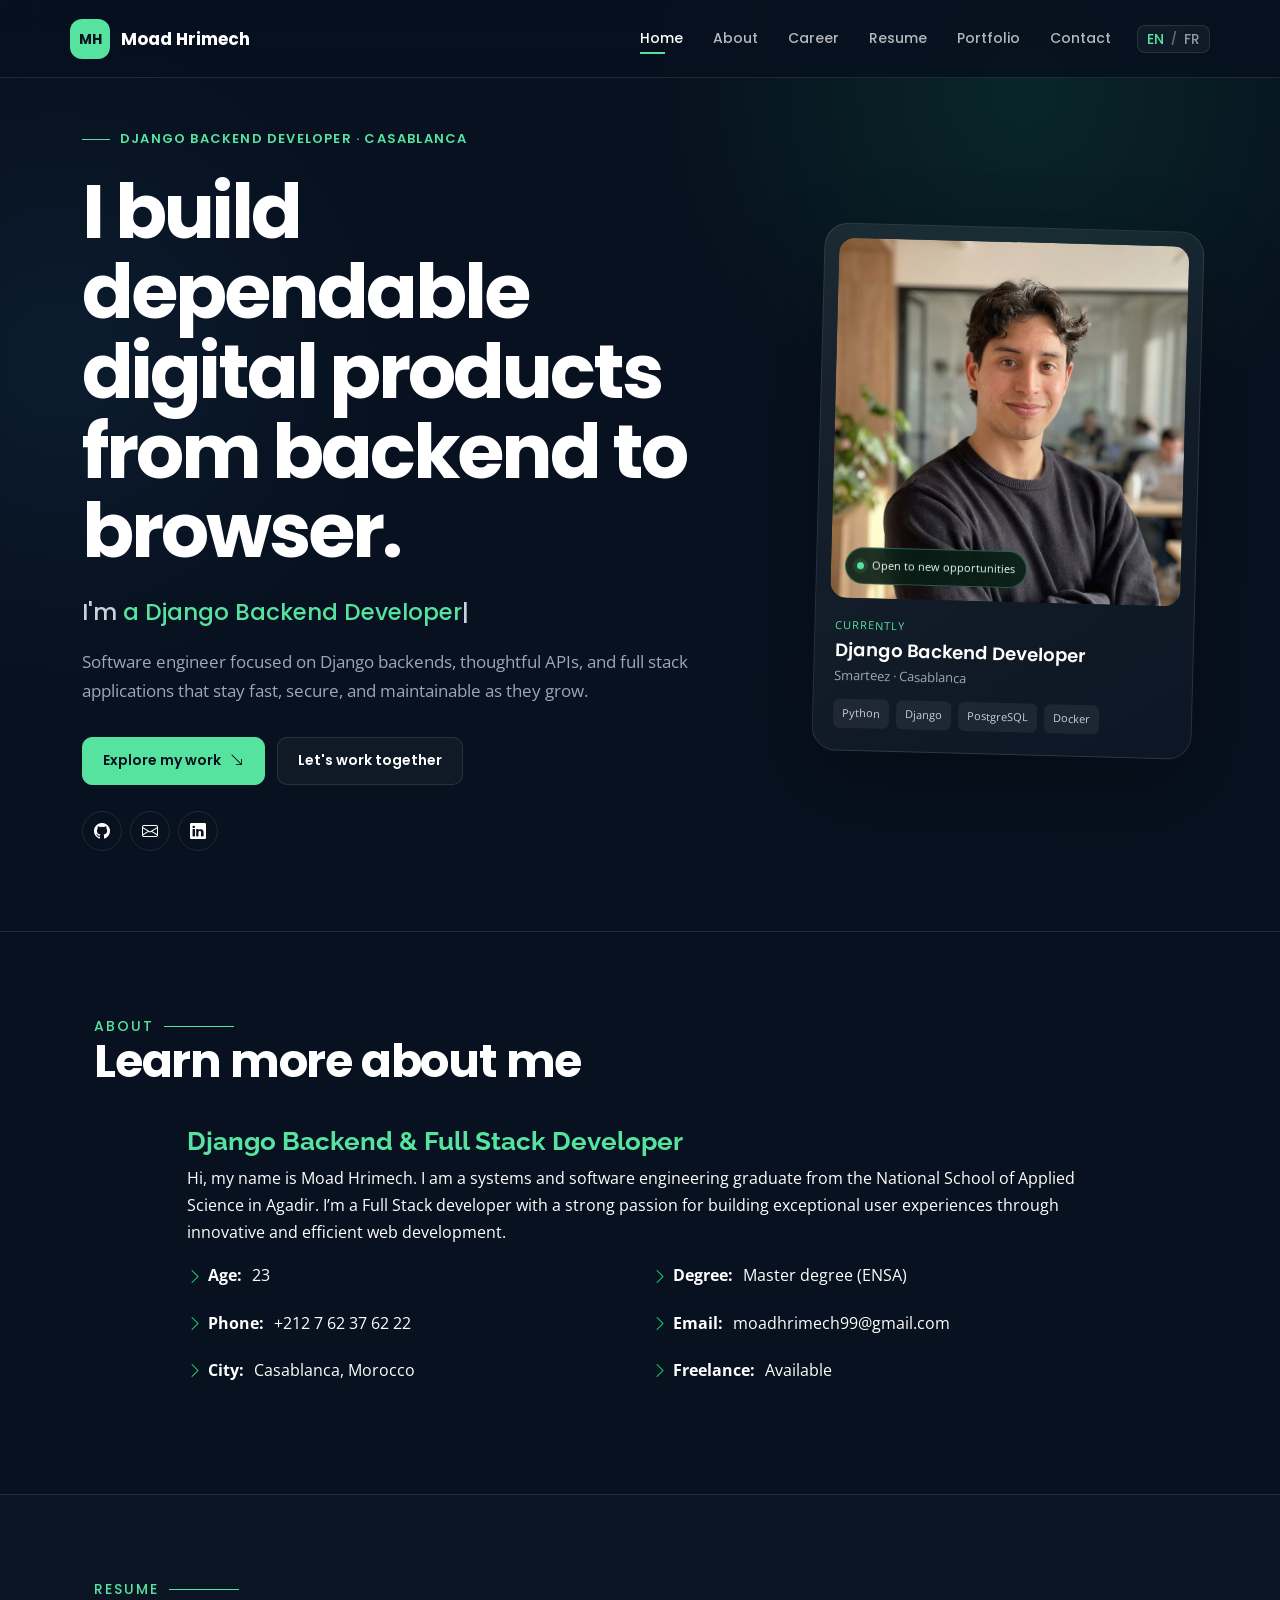
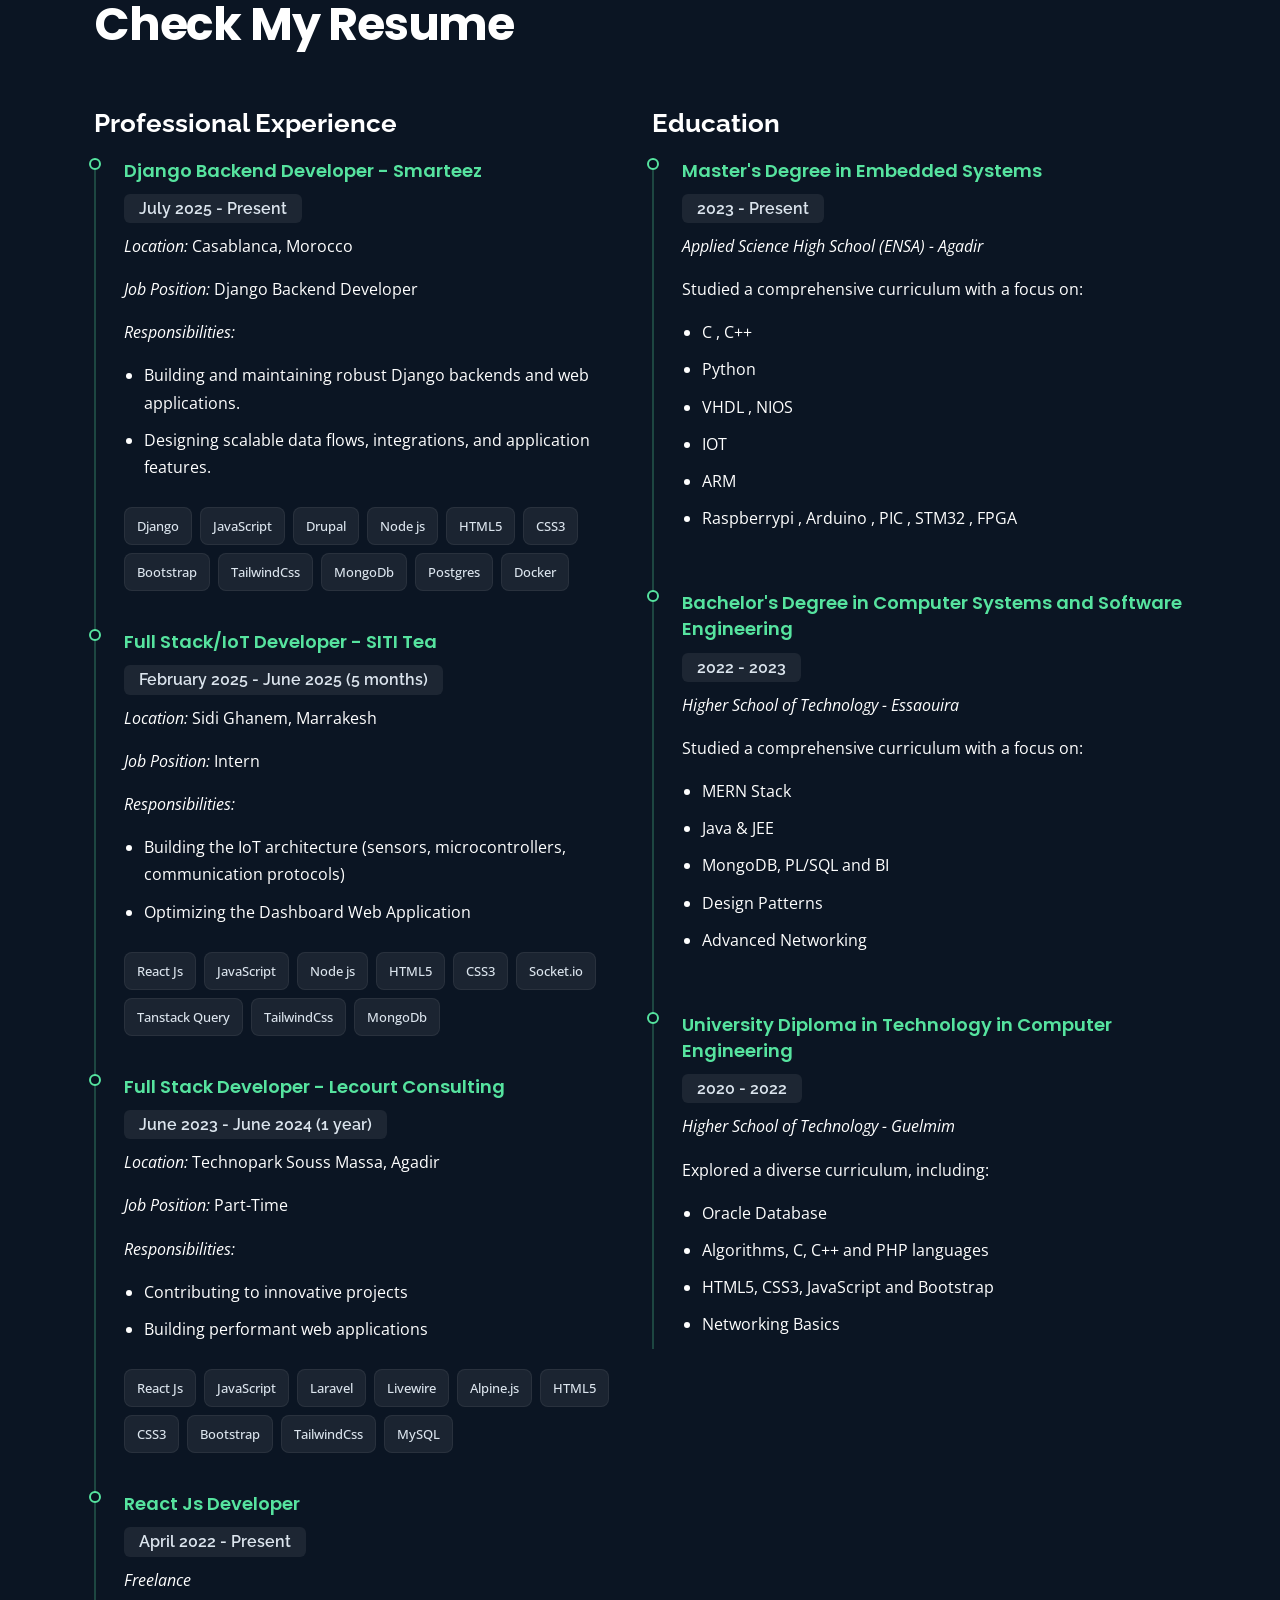
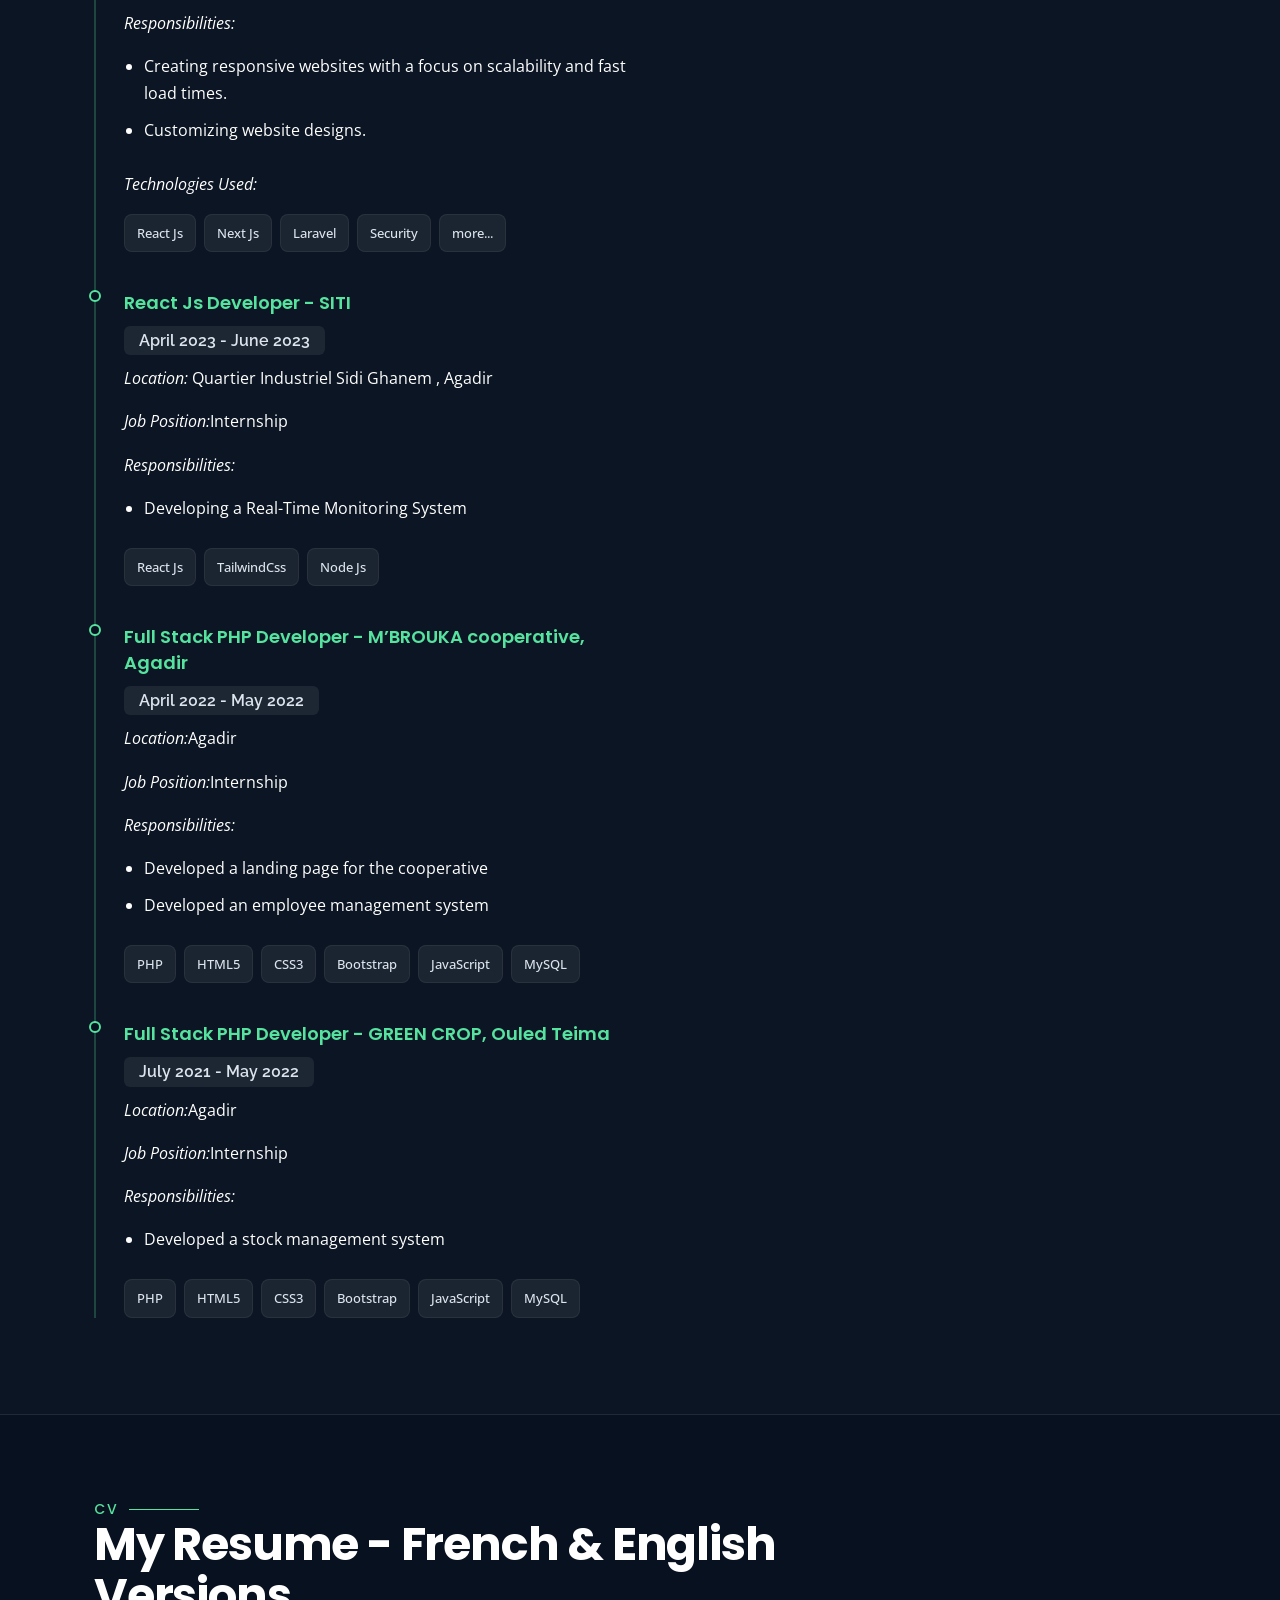
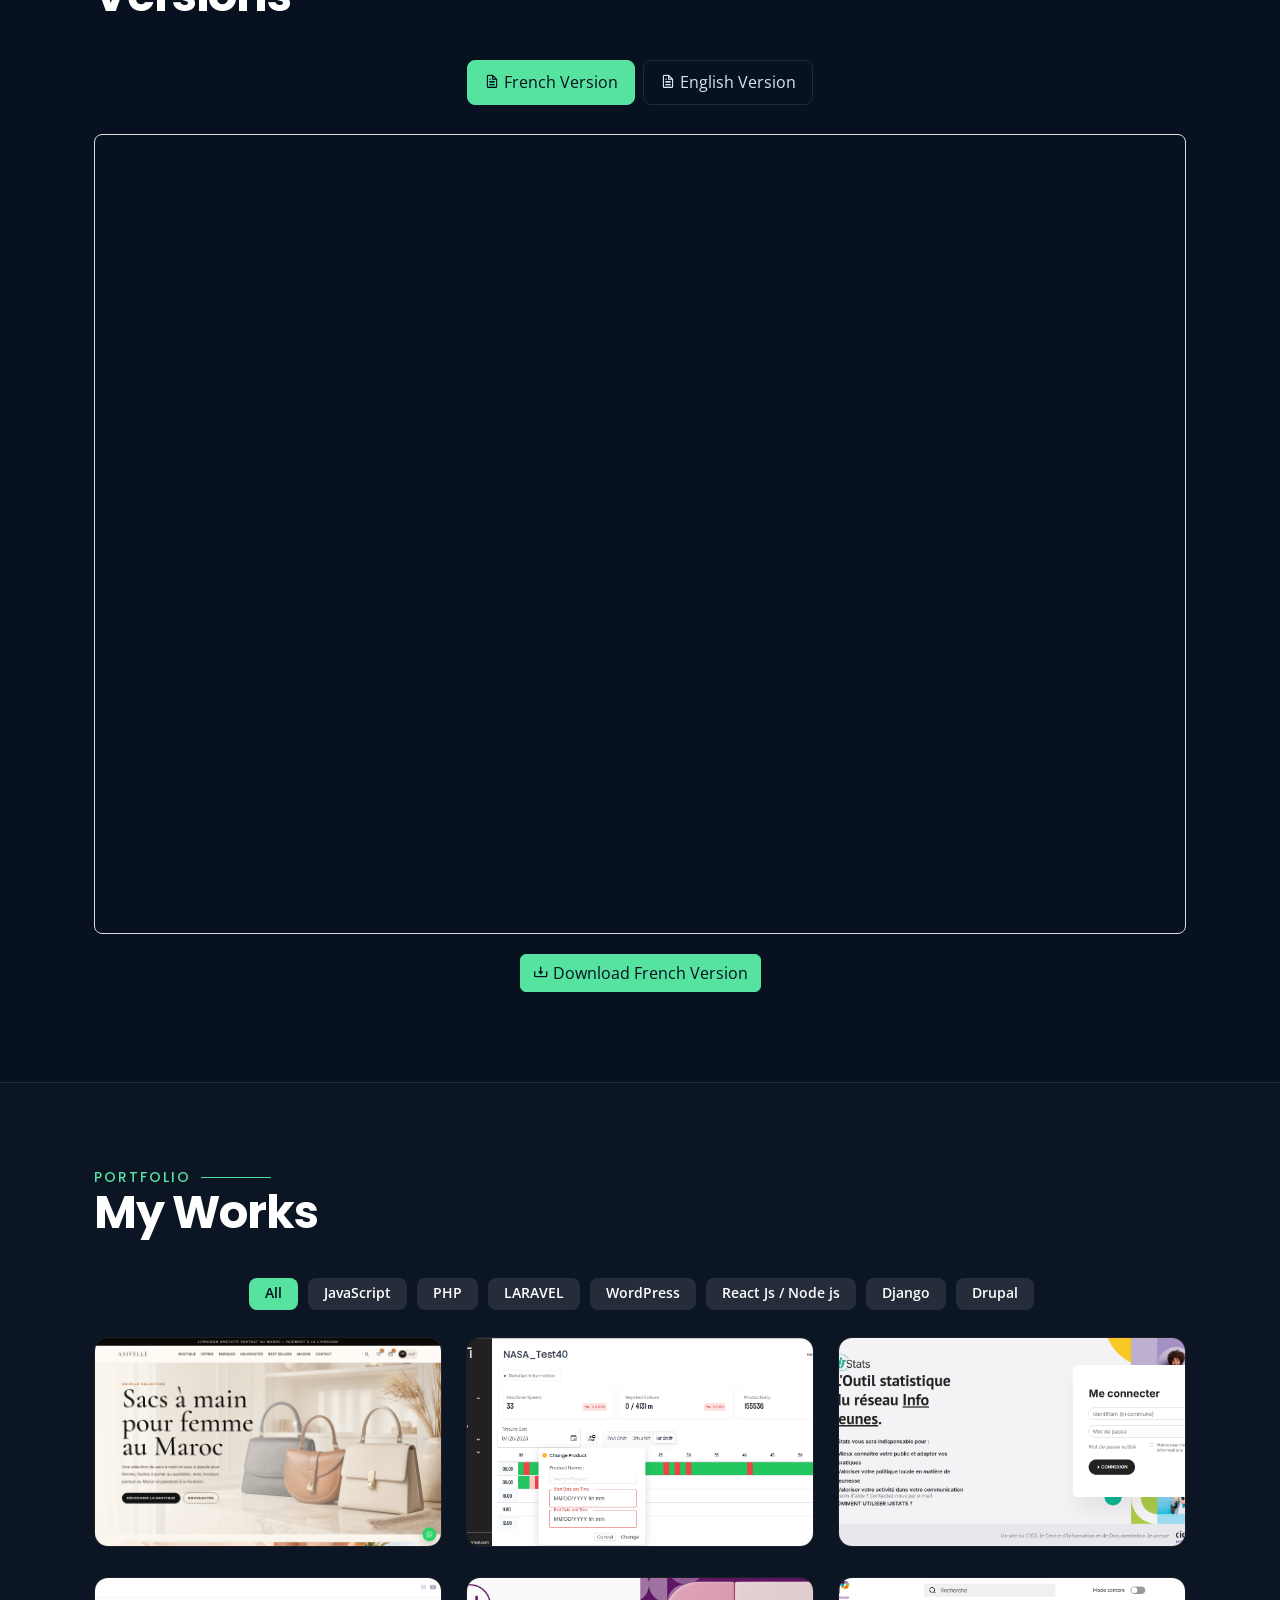
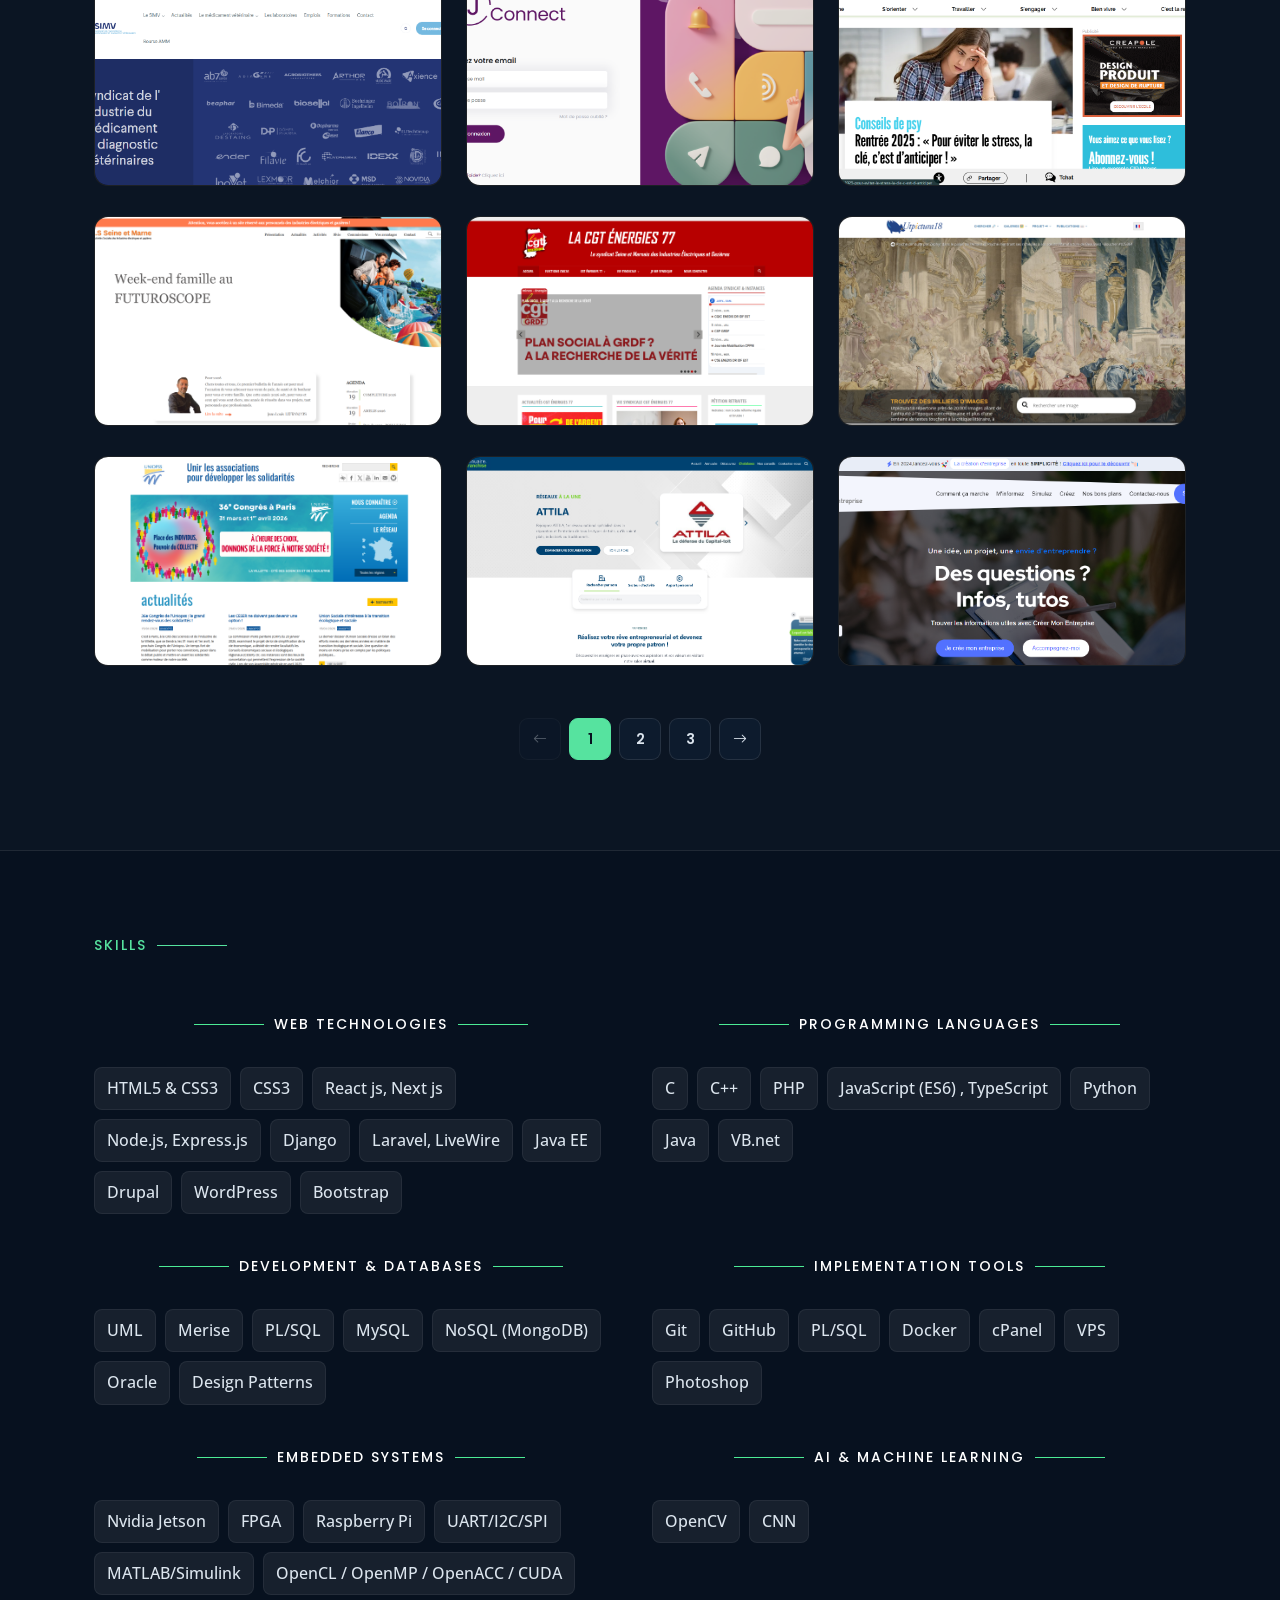
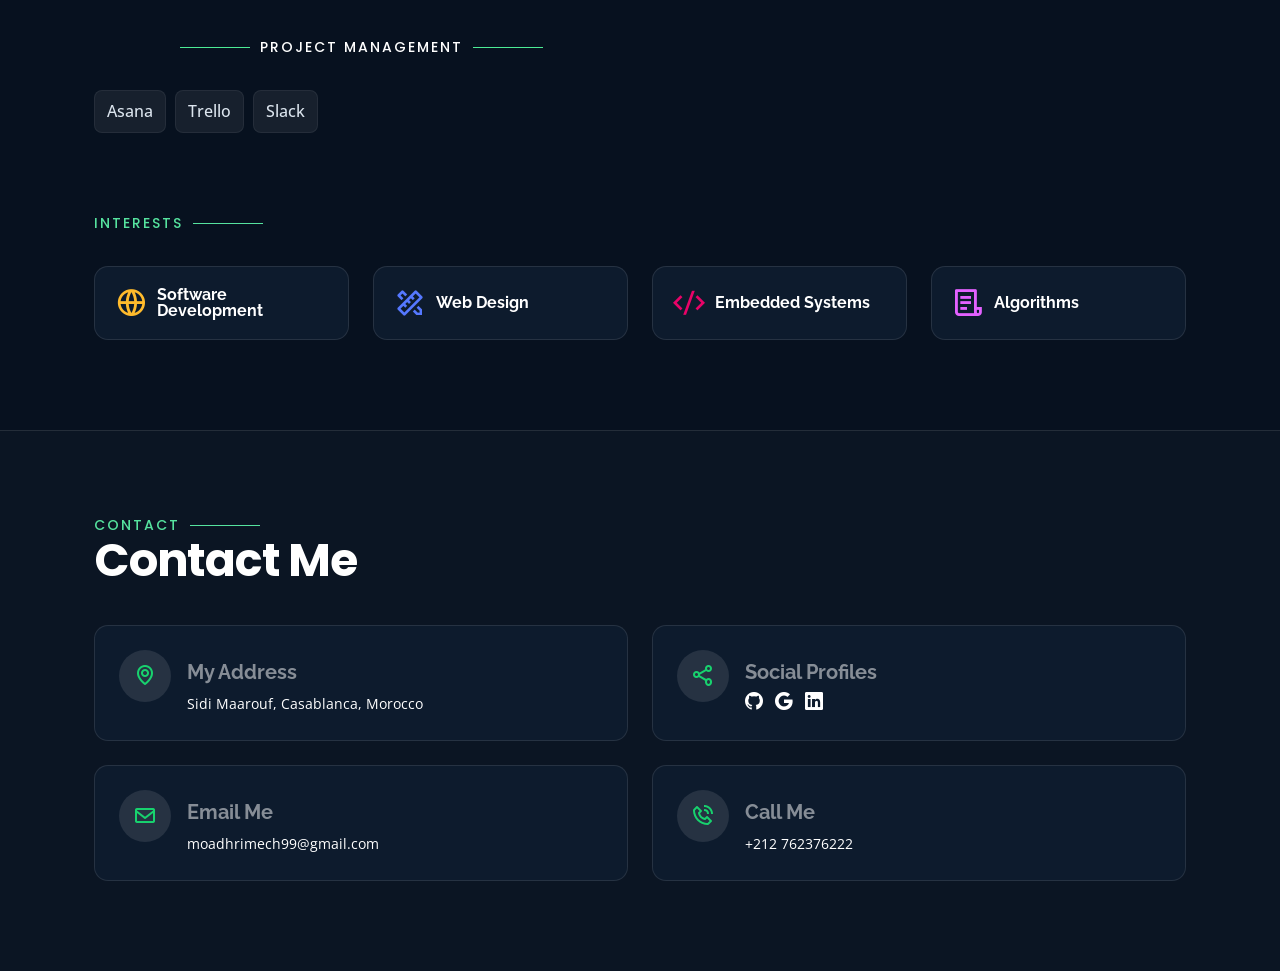
<file: index.html>
<!DOCTYPE html>
<html lang="en">

<head>
  <meta charset="utf-8" />
  <meta content="width=device-width, initial-scale=1.0" name="viewport" />

  <title>Moad Hrimech | Django Backend &amp; Full Stack Developer</title>
  <meta name="description"
    content="Hire Moad Hrimech, a freelance Django and full stack developer in Morocco, for APIs, integrations, scalable backends, and complete web applications." />
  <meta name="author" content="Moad Hrimech" />
  <meta name="robots" content="index, follow, max-snippet:-1, max-image-preview:large, max-video-preview:-1" />
  <meta name="theme-color" content="#07111f" />
  
  <!-- Canonical URL -->
  <link rel="canonical" href="https://moadhrimech.netlify.app/" />
  <link rel="alternate" hreflang="en" href="https://moadhrimech.netlify.app/" />
  <link rel="alternate" hreflang="fr" href="https://moadhrimech.netlify.app/fr/" />
  <link rel="alternate" hreflang="x-default" href="https://moadhrimech.netlify.app/" />
  
  <!-- Open Graph / Facebook -->
  <meta property="og:type" content="profile" />
  <meta property="og:url" content="https://moadhrimech.netlify.app/" />
  <meta property="og:title" content="Moad Hrimech | Django Backend &amp; Full Stack Developer" />
  <meta property="og:description"
    content="Freelance Django and full stack development for reliable APIs, integrations, scalable backends, and complete web applications." />
  <meta property="og:image" content="https://moadhrimech.netlify.app/assets/img/image.png" />
  <meta property="og:image:secure_url" content="https://moadhrimech.netlify.app/assets/img/image.png" />
  <meta property="og:image:type" content="image/png" />
  <meta property="og:image:width" content="865" />
  <meta property="og:image:height" content="1221" />
  <meta property="og:image:alt" content="Portrait of Moad Hrimech" />
  <meta property="og:site_name" content="Moad Hrimech Portfolio" />
  <meta property="og:locale" content="en_US" />
  <meta property="og:locale:alternate" content="fr_FR" />
  
  <!-- Twitter -->
  <meta name="twitter:card" content="summary" />
  <meta name="twitter:url" content="https://moadhrimech.netlify.app/" />
  <meta name="twitter:title" content="Moad Hrimech | Django Backend &amp; Full Stack Developer" />
  <meta name="twitter:description"
    content="Freelance Django and full stack development for APIs, integrations, scalable backends, and complete web applications." />
  <meta name="twitter:image" content="https://moadhrimech.netlify.app/assets/img/image.png" />
  <meta name="twitter:image:alt" content="Portrait of Moad Hrimech" />

  <!-- Preconnect to external domains for performance -->
  <link rel="preconnect" href="https://fonts.googleapis.com" />
  <link rel="preconnect" href="https://fonts.gstatic.com" crossorigin />
  <link rel="preconnect" href="https://cdnjs.cloudflare.com" />
  <link rel="preconnect" href="https://www.googletagmanager.com" />
  
  <!-- Prefetch for faster DNS resolution -->
  <link rel="dns-prefetch" href="https://fonts.googleapis.com" />
  <link rel="dns-prefetch" href="https://cdnjs.cloudflare.com" />

<!-- Google tag (gtag.js) -->
<script async src="https://www.googletagmanager.com/gtag/js?id=G-MBV0849548"></script>
<script>
  window.dataLayer = window.dataLayer || [];
  function gtag(){dataLayer.push(arguments);}
  gtag('js', new Date());

  gtag('config', 'G-MBV0849548');
</script>

  <!-- Microsoft Clarity -->
  <script type="text/javascript">
    (function(c,l,a,r,i,t,y){
        c[a]=c[a]||function(){(c[a].q=c[a].q||[]).push(arguments)};
        t=l.createElement(r);t.async=1;t.src="https://www.clarity.ms/tag/"+i;
        y=l.getElementsByTagName(r)[0];y.parentNode.insertBefore(t,y);
    })(window, document, "clarity", "script", "yy7avg5ddv");
  </script>

  <!-- Structured Data - Person & WebSite Schema -->
  <script id="person-schema" type="application/ld+json">
  {
    "@context": "https://schema.org",
    "@type": "Person",
    "@id": "https://moadhrimech.netlify.app/#moad-hrimech",
    "name": "Moad Hrimech",
    "alternateName": "Hrimech Moad",
    "url": "https://moadhrimech.netlify.app/",
    "image": "https://moadhrimech.netlify.app/assets/img/image.png",
    "description": "Freelance Django and full stack developer in Morocco building reliable APIs, integrations, scalable backends, and web applications",
    "jobTitle": "Freelance Django Backend Developer",
    "worksFor": {
      "@type": "Organization",
      "name": "Smarteez"
    },
    "knowsLanguage": ["English", "French", "Arabic"],
    "sameAs": [
      "https://github.com/cdmoad",
      "https://www.linkedin.com/in/moad-hrimech-99b88822b/"
    ],
    "contactPoint": {
      "@type": "ContactPoint",
      "contactType": "Professional Contact",
      "telephone": "+212-762-376-222",
      "email": "moadhrimech99@gmail.com"
    },
    "address": {
      "@type": "PostalAddress",
      "addressLocality": "Casablanca",
      "addressRegion": "Casablanca",
      "addressCountry": "MA",
      "streetAddress": "Sidi Maarouf"
    },
    "hasOccupation": {
      "@type": "Occupation",
      "name": "Freelance Django and Full Stack Developer",
      "occupationLocation": {
        "@type": "Country",
        "name": "Morocco"
      },
      "skills": "Python, Django, REST APIs, PostgreSQL, JavaScript, TypeScript, React, Docker"
    },
    "knowsAbout": [
      "React.js",
      "Node.js",
      "Laravel",
      "Livewire",
      "Drupal",
      "Django",
      "PHP",
      "JavaScript",
      "TypeScript",
      "MySQL",
      "MongoDB",
      "Docker",
      "Git"
    ]
  }
  </script>

  <!-- Structured Data - Profile Page Schema -->
  <script id="profile-schema" type="application/ld+json">
  {
    "@context": "https://schema.org",
    "@type": "ProfilePage",
    "@id": "https://moadhrimech.netlify.app/#profile",
    "url": "https://moadhrimech.netlify.app/",
    "name": "Moad Hrimech | Django Backend & Full Stack Developer",
    "description": "Professional portfolio of Django backend and full stack developer Moad Hrimech",
    "mainEntity": {
      "@id": "https://moadhrimech.netlify.app/#moad-hrimech"
    }
  }
  </script>
  
  <!-- Structured Data - WebSite Schema -->
  <script id="website-schema" type="application/ld+json">
  {
    "@context": "https://schema.org",
    "@type": "WebSite",
    "name": "Moad Hrimech",
    "alternateName": "Moad Hrimech Portfolio",
    "url": "https://moadhrimech.netlify.app/",
    "description": "Portfolio and freelance Django development services by Moad Hrimech in Morocco",
    "image": "https://moadhrimech.netlify.app/assets/img/image.png",
    "author": {
      "@id": "https://moadhrimech.netlify.app/#moad-hrimech"
    },
    "inLanguage": ["en-US", "fr-FR"]
  }
  </script>

  <!-- Favicons -->
  <link href="/assets/img/favicon.png" rel="icon" />

  <!-- Google Fonts -->
  <link
    href="https://fonts.googleapis.com/css?family=Open+Sans:300,300i,400,400i,600,600i,700,700i|Raleway:300,300i,400,400i,500,500i,600,600i,700,700i|Poppins:300,300i,400,400i,500,500i,600,600i,700,700i&amp;display=swap"
    rel="stylesheet" />

  <!-- Vendor CSS Files -->
  <link rel="stylesheet" href="https://cdnjs.cloudflare.com/ajax/libs/animate.css/4.1.1/animate.min.css" />
  <link href="/assets/vendor/bootstrap/css/bootstrap.min.css" rel="stylesheet" />
  <link href="/assets/vendor/bootstrap-icons/bootstrap-icons.css" rel="stylesheet" />
  <link href="/assets/vendor/boxicons/css/boxicons.min.css" rel="stylesheet" />
  <link href="/assets/vendor/remixicon/remixicon.css" rel="stylesheet" />
  <link href="/assets/vendor/swiper/swiper-bundle.min.css" rel="stylesheet" />

  <!-- Template Main CSS File -->
  <link href="/assets/css/style.css" rel="stylesheet" />


</head>

<body>
  <a class="skip-link" href="#about">Skip to content</a>
  <!-- ======= Header ======= -->
  <header id="header">
    <div class="container header-shell">
      <a class="brand" href="#header" aria-label="Moad Hrimech, home">
        <span class="brand-mark">MH</span>
        <span>Moad Hrimech</span>
      </a>
      <nav id="navbar" class="navbar">
        <ul>
          <li><a class="nav-link active" href="#header">Home</a></li>
          <li><a class="nav-link" href="#about">About</a></li>
          <li><a class="nav-link" href="#resume">Career</a></li>
          <li><a class="nav-link" href="#cv">Resume</a></li>
          <li><a class="nav-link" href="#portfolio">Portfolio</a></li>
          <li><a class="nav-link" href="#contact">Contact</a></li>
        </ul>
        <div class="language-switcher" aria-label="Language selector">
          <a href="/" data-language="en" lang="en">EN</a>
          <span aria-hidden="true">/</span>
          <a href="/fr/" data-language="fr" lang="fr">FR</a>
        </div>
        <i class="bi bi-list mobile-nav-toggle"></i>
      </nav>
      <div class="hero-grid">
        <div class="hero-copy">
          <p class="eyebrow"><span></span> Django backend developer · Casablanca</p>
          <h1>I build dependable digital products from backend to browser.</h1>
          <p class="hero-role">I'm <span class="typing"></span></p>
          <p class="hero-intro">
            Software engineer focused on Django backends, thoughtful APIs, and full stack applications that stay fast,
            secure, and maintainable as they grow.
          </p>
          <div class="hero-actions">
            <a class="button button-primary" href="#portfolio">Explore my work <i class="bi bi-arrow-down-right"></i></a>
            <a class="button button-secondary" href="mailto:moadhrimech99@gmail.com">Let's work together</a>
          </div>
          <div class="social-links" aria-label="Social links">
            <a href="https://github.com/cdmoad" class="github" aria-label="GitHub"><i class="bi bi-github"></i></a>
            <a href="mailto:moadhrimech99@gmail.com" class="google" aria-label="Email"><i class="bi bi-envelope"></i></a>
            <a href="https://www.linkedin.com/in/moad-hrimech-99b88822b/" target="_blank" rel="noreferrer" class="linkedin" aria-label="LinkedIn"><i class="bi bi-linkedin"></i></a>
          </div>
        </div>
        <div class="hero-card" aria-label="Current role">
          <div class="hero-photo-wrap">
            <img src="/assets/img/hero-photo.jpeg" width="832" height="1102" alt="Moad Hrimech, Django backend and full stack developer" class="hero-photo" decoding="async" fetchpriority="high" />
            <span class="availability"><i></i> Open to new opportunities</span>
          </div>
          <div class="current-role">
            <span class="role-label">Currently</span>
            <strong>Django Backend Developer</strong>
            <span>Smarteez · Casablanca</span>
          </div>
          <div class="hero-stack" aria-label="Core technologies">
            <span>Python</span><span>Django</span><span>PostgreSQL</span><span>Docker</span>
          </div>
        </div>
      </div>
    </div>
  </header>
  <!-- End Header -->

  <!-- ======= About Section ======= -->
  <section id="about" class="about">
    <!-- ======= About Me ======= -->
    <div class="about-me container">
      <div class="section-title">
        <h2>About</h2>
        <p>Learn more about me</p>
      </div>

      <div class="row">
        <div class="col-lg-10 content">
          <h3>Django Backend &amp; Full Stack Developer</h3>
          <p>
            Hi, my name is Moad Hrimech. I am a systems and software engineering graduate from the National School of Applied Science in Agadir. I’m a Full Stack developer with a strong passion for building exceptional user experiences through innovative and efficient web development.


          </p>
          <div class="row">
            <div class="col-lg-6">
              <ul>
                <li>
                  <i class="bi bi-chevron-right"></i> <strong>Age:</strong>
                  <span id="ageSpan"></span>
                </li>
                <li>
                  <i class="bi bi-chevron-right"></i> <strong>Phone:</strong>
                  <span>+212 7 62 37 62 22</span>
                </li>
                <li>
                  <i class="bi bi-chevron-right"></i> <strong>City:</strong>
                  <span>Casablanca, Morocco</span>
                </li>
              </ul>
            </div>
            <div class="col-lg-6">
              <ul>
                <li>
                  <i class="bi bi-chevron-right"></i>
                  <strong>Degree:</strong> <span>Master degree (ENSA)</span>
                </li>
                <li>
                  <i class="bi bi-chevron-right"></i> <strong>Email:</strong>
                  <span>moadhrimech99@gmail.com</span>
                </li>
                <li>
                  <i class="bi bi-chevron-right"></i>
                  <strong>Freelance:</strong> <span>Available</span>
                </li>
              </ul>
            </div>
          </div>
        </div>
      </div>
    </div>
    <!-- End About Me -->

    <!-- ======= Counts ======= -->
    <!-- <div class="counts container">

      <div class="row">

        <div class="col-lg-3 col-md-6">
          <div class="count-box">
            <i class="bi bi-emoji-smile"></i>
            <span data-purecounter-start="0" data-purecounter-end="232" data-purecounter-duration="1"
              class="purecounter"></span>
            <p>Happy Clients</p>
          </div>
        </div>

        <div class="col-lg-3 col-md-6 mt-5 mt-md-0">
          <div class="count-box">
            <i class="bi bi-journal-richtext"></i>
            <span data-purecounter-start="0" data-purecounter-end="521" data-purecounter-duration="1"
              class="purecounter"></span>
            <p>Projects</p>
          </div>
        </div>

        <div class="col-lg-3 col-md-6 mt-5 mt-lg-0">
          <div class="count-box">
            <i class="bi bi-headset"></i>
            <span data-purecounter-start="0" data-purecounter-end="1463" data-purecounter-duration="1"
              class="purecounter"></span>
            <p>Hours Of Support</p>
          </div>
        </div>

        <div class="col-lg-3 col-md-6 mt-5 mt-lg-0">
          <div class="count-box">
            <i class="bi bi-award"></i>
            <span data-purecounter-start="0" data-purecounter-end="24" data-purecounter-duration="1"
              class="purecounter"></span>
            <p>Awards</p>
          </div>
        </div>

      </div>

    </div> -->
    <!-- End Counts -->

    <!-- ======= Testimonials ======= -->
    <!-- <div class="testimonials container">
      <div class="section-title">
        <h2>Testimonials</h2>
      </div>
      <div class="testimonials-slider swiper" data-aos="fade-up" data-aos-delay="100">
        <div class="swiper-wrapper">
          <div class="swiper-slide">
            <div class="testimonial-item">
              <p>
                <i class="bx bxs-quote-alt-left quote-icon-left"></i>
                Proin iaculis purus consequat sem cure digni ssim donec porttitora entum suscipit rhoncus. Accusantium
                quam, ultricies eget id, aliquam eget nibh et. Maecen aliquam, risus at semper.
                <i class="bx bxs-quote-alt-right quote-icon-right"></i>
              </p>
              <img src="/assets/img/testimonials/testimonials-1.jpg" class="testimonial-img" alt="">
              <h3>Saul Goodman</h3>
              <h4>Ceo &amp; Founder</h4>
            </div>
          </div>
          <div class="swiper-slide">
            <div class="testimonial-item">
              <p>
                <i class="bx bxs-quote-alt-left quote-icon-left"></i>
                Export tempor illum tamen malis malis eram quae irure esse labore quem cillum quid cillum eram malis
                quorum velit fore eram velit sunt aliqua noster fugiat irure amet legam anim culpa.
                <i class="bx bxs-quote-alt-right quote-icon-right"></i>
              </p>
              <img src="/assets/img/testimonials/testimonials-2.jpg" class="testimonial-img" alt="">
              <h3>Sara Wilsson</h3>
              <h4>Designer</h4>
            </div>
          </div>
        </div>
        <div class="swiper-pagination"></div>
      </div>
      <div class="owl-carousel testimonials-carousel">
      </div>
    </div> -->
    <!-- End Testimonials  -->
  </section>
  <!-- End About Section -->

  <!-- ======= Resume Section ======= -->
  <section id="resume" class="resume">
    <div class="container">
      <div class="section-title">
        <h2>Resume</h2>
        <p>Check My Resume</p>
      </div>

      <div class="row">
        <div class="col-lg-6">
          <h3 class="resume-title">Professional Experience</h3>
          <div class="resume-item">
            <h4>Django Backend Developer - Smarteez</h4>
            <h5>July 2025 - Present</h5>
            <p><em>Location:</em> Casablanca, Morocco</p>
            <p><em>Job Position:</em> Django Backend Developer</p>
            <p><em>Responsibilities:</em></p>
            <ul>
              <li>Building and maintaining robust Django backends and web applications.</li>
              <li>Designing scalable data flows, integrations, and application features.</li>
            </ul>
            <div class="used-technologies">
              <span>Django</span>
              <span>JavaScript</span>
              <span>Drupal</span>
              <span>Node js</span>
              <span>HTML5</span>
              <span>CSS3</span>
              <span>Bootstrap</span>
              <span>TailwindCss</span>
              <span>MongoDb</span>
              <span>Postgres</span>
              <span>Docker</span>
            </div>
          </div>
          <div class="resume-item">
            <h4>Full Stack/IoT Developer - SITI Tea</h4>
            <h5>February 2025 - June 2025 (5 months)</h5>
            <p><em>Location:</em> Sidi Ghanem, Marrakesh</p>
            <p><em>Job Position:</em> Intern</p>
            <p><em>Responsibilities:</em></p>
            <ul>
              <li>Building the IoT architecture (sensors, microcontrollers, communication protocols)</li>
              <li>Optimizing the Dashboard Web Application</li>
            </ul>
            <div class="used-technologies">
              <span>React Js</span>
              <span>JavaScript</span>
              <span>Node js</span>
              <span>HTML5</span>
              <span>CSS3</span>
              <span>Socket.io</span>
              <span>Tanstack Query</span>
              <span>TailwindCss</span>
              <span>MongoDb</span>
            </div>
          </div>
          <div class="resume-item">
            <h4>Full Stack Developer - Lecourt Consulting</h4>
            <h5>June 2023 - June 2024 (1 year)</h5>
            <p><em>Location:</em> Technopark Souss Massa, Agadir</p>
            <p><em>Job Position:</em> Part-Time</p>
            <p><em>Responsibilities:</em></p>
            <ul>
              <li>Contributing to innovative projects</li>
              <li>Building performant web applications</li>
            </ul>
            <div class="used-technologies">
              <span>React Js</span>
              <span>JavaScript</span>
              <span>Laravel</span>
              <span>Livewire</span>
              <span>Alpine.js</span>
              <span>HTML5</span>
              <span>CSS3</span>
              <span>Bootstrap</span>
              <span>TailwindCss</span>
              <span>MySQL</span>
            </div>
          </div>
          <div class="resume-item">
            <h4>React Js Developer</h4>
            <h5>April 2022 - Present</h5>
            <p><em>Freelance</em></p>
            <p><em>Responsibilities:</em></p>
            <ul>
              <li>
                Creating responsive websites with a focus on scalability and fast load times.
              </li>
              <li>Customizing website designs.</li>
            </ul>
            <p><em>Technologies Used:</em></p>
            <div class="used-technologies">
              <span>React Js</span>
              <span>Next Js</span>
              <span>Laravel</span>
              <span>Security</span>
              <span>more...</span>
            </div>
          </div>

          <div class="resume-item">
            <h4>React Js Developer - SITI</h4>
            <h5>April 2023 - June 2023</h5>
            <p><em>Location:</em> Quartier Industriel Sidi Ghanem , Agadir</p>
            <p><em>Job Position:</em>Internship</p>
            <p><em>Responsibilities:</em></p>
            <ul>
              <li>Developing a Real-Time Monitoring System</li>
            </ul>
            <div class="used-technologies">
              <span>React Js</span>
              <span>TailwindCss</span>
              <span>Node Js</span>
            </div>
          </div>
          <div class="resume-item">
            <h4>
              Full Stack PHP Developer - M’BROUKA cooperative,
              Agadir
            </h4>
            <h5>April 2022 - May 2022</h5>
            <p><em>Location:</em>Agadir</p>
            <p><em>Job Position:</em>Internship</p>
            <p><em>Responsibilities:</em></p>
            <ul>
              <li>Developed a landing page for the cooperative</li>
              <li>Developed an employee management system</li>
            </ul>
            <div class="used-technologies">
              <span>PHP</span>
              <span>HTML5</span>
              <span>CSS3</span>
              <span>Bootstrap</span>
              <span>JavaScript</span>
              <span>MySQL</span>
            </div>
          </div>
          <div class="resume-item">
            <h4>
              Full Stack PHP Developer - GREEN CROP,
              Ouled Teima
            </h4>
            <h5>July 2021 - May 2022</h5>
            <p><em>Location:</em>Agadir</p>
            <p><em>Job Position:</em>Internship</p>
            <p><em>Responsibilities:</em></p>
            <ul>
              <li>Developed a stock management system</li>
            </ul>
            <div class="used-technologies">
              <span>PHP</span>
              <span>HTML5</span>
              <span>CSS3</span>
              <span>Bootstrap</span>
              <span>JavaScript</span>
              <span>MySQL</span>
            </div>
          </div>
        </div>
        <div class="col-lg-6">
          <h3 class="resume-title">Education</h3>
          <div class="resume-item">
            <h4>
              Master's Degree in Embedded Systems
            </h4>
            <h5>2023 - Present</h5>
            <p><em>Applied Science High School (ENSA) - Agadir</em></p>
            <p>Studied a comprehensive curriculum with a focus on:</p>
            <ul>
              <li>C , C++</li>
              <li>Python</li>
              <li>VHDL , NIOS</li>
              <li>IOT</li>
              <li>ARM</li>
              <li>Raspberrypi , Arduino , PIC , STM32 , FPGA</li>
            </ul>
          </div>
          <div class="resume-item">
            <h4>
              Bachelor's Degree in Computer Systems and Software Engineering
            </h4>
            <h5>2022 - 2023</h5>
            <p><em>Higher School of Technology - Essaouira</em></p>
            <p>Studied a comprehensive curriculum with a focus on:</p>
            <ul>
              <li>MERN Stack</li>
              <li>Java & JEE</li>
              <li>MongoDB, PL/SQL and BI</li>
              <li>Design Patterns</li>
              <li>Advanced Networking</li>
            </ul>
          </div>
          <div class="resume-item">
            <h4>University Diploma in Technology in Computer Engineering</h4>
            <h5>2020 - 2022</h5>
            <p><em>Higher School of Technology - Guelmim</em></p>
            <p>Explored a diverse curriculum, including:</p>
            <ul>
              <li>Oracle Database</li>
              <li>Algorithms, C, C++ and PHP languages</li>
              <li>HTML5, CSS3, JavaScript and Bootstrap</li>
              <li>Networking Basics</li>
            </ul>
          </div>
        </div>
      </div>
    </div>
  </section>
  <!-- End Resume Section -->

  <!-- ======= Services Section ======= -->
  <section id="cv" class="cv">
    <div class="container">
      <div class="section-title">
        <h2>CV</h2>
        <p>My Resume - French & English Versions</p>
      </div>

      <!-- Resume Tabs -->
      <div class="resume-tabs">
        <ul class="nav nav-tabs" id="resumeTabs" role="tablist" style="margin-bottom: 30px; justify-content: center;">
          <li class="nav-item" role="presentation">
            <button class="nav-link active" id="french-tab" data-bs-toggle="tab" data-bs-target="#frenchResume" type="button" role="tab" aria-controls="frenchResume" aria-selected="true">
              <i class="bx bx-file"></i> French Version
            </button>
          </li>
          <li class="nav-item" role="presentation">
            <button class="nav-link" id="english-tab" data-bs-toggle="tab" data-bs-target="#englishResume" type="button" role="tab" aria-controls="englishResume" aria-selected="false">
              <i class="bx bx-file"></i> English Version
            </button>
          </li>
        </ul>

        <div class="tab-content" id="resumeTabContent">
          <!-- French Resume Tab -->
          <div class="tab-pane fade show active" id="frenchResume" role="tabpanel" aria-labelledby="french-tab">
            <div style="height: 800px; border: 1px solid #ddd; border-radius: 8px; overflow: hidden;">
              <iframe id="french-pdf-viewer" src="/assets/documents/cv.pdf#navpanes=0&amp;page=1&amp;zoom=page-width" title="French resume PDF" loading="lazy" style="width: 100%; height: 100%; border: none;"></iframe>
            </div>
            <div style="text-align: center; margin-top: 20px;">
              <a href="/assets/documents/cv.pdf" download class="btn btn-primary">
                <i class="bx bx-download"></i> Download French Version
              </a>
            </div>
          </div>

          <!-- English Resume Tab -->
          <div class="tab-pane fade" id="englishResume" role="tabpanel" aria-labelledby="english-tab">
            <div style="height: 800px; border: 1px solid #ddd; border-radius: 8px; overflow: hidden;">
              <iframe id="english-pdf-viewer" src="/assets/documents/resume.pdf#navpanes=0&amp;page=1&amp;zoom=page-width" title="English resume PDF" loading="lazy" style="width: 100%; height: 100%; border: none;"></iframe>
            </div>
            <div style="text-align: center; margin-top: 20px;">
              <a href="/assets/documents/resume.pdf" download class="btn btn-primary">
                <i class="bx bx-download"></i> Download English Version
              </a>
            </div>
          </div>
        </div>
      </div>
    </div>
  </section>
  <!-- End Services Section -->

  <!-- ======= Portfolio Section ======= -->
  <section id="portfolio" class="portfolio">
    <div class="container">
      <div class="section-title">
        <h2>Portfolio</h2>
        <p>My Works</p>
      </div>

      <div class="row">
        <div class="col-lg-12 d-flex justify-content-center">
          <ul id="portfolio-flters">
            <li data-filter="*" class="filter-active">All</li>
            <li data-filter=".filter-javascript">JavaScript</li>
            <li data-filter=".filter-php">PHP</li>
            <li data-filter=".filter-laravel">LARAVEL</li>
            <li data-filter=".filter-wordpress">WordPress</li>
            <li data-filter=".filter-react">React Js / Node js</li>
            <li data-filter=".filter-django">Django</li>
            <li data-filter=".filter-drupal">Drupal</li>
          </ul>
        </div>
      </div>

      <div class="row portfolio-container" id="portfolio-container">
        <!-- portfolio items -->
      </div>
      <nav class="project-pagination" aria-label="Portfolio pages">
        <ul id="portfolio-pagination"></ul>
      </nav>
    </div>
  </section>
  <!-- ======= Portfolio modal ======= -->
  <div id="portfolio-details" class="portfolio-details">
    <i class="bi bi-x-lg gclose" onclick="closeModal()"></i>
    <div class="container">
      <div class="row">
        <div class="col-lg-8">
          <h2 class="portfolio-title"></h2>
          <div class="portfolio-details-slider swiper">
            <div id="portfolio-images" class="swiper-wrapper align-items-center"></div>
            <div class="swiper-button-prev"></div>
            <div class="swiper-button-next"></div>

            <div class="swiper-scrollbar"></div>
          </div>
        </div>
        <div class="col-lg-4 portfolio-info">
          <h3>Project information</h3>
          <ul></ul>
          <p class="description"></p>
        </div>
        <div id="portfolio-used-technologies" class="used-technologies"></div>
      </div>
    </div>
  </div>
  <!-- End Portfolio modal -->
  <!-- End Portfolio Section -->

  <!-- ======= Skills Section ======= -->
  <section id="skills" class="skills-section">
    <div class="skills container">
      <div class="section-title">
        <h2>Skills</h2>
      </div>
      <div class="row skills-content">
        <div class="col-lg-6">
          <div class="sub-section-title section-title">
            <h5>Web technologies</h5>
          </div>
          <ul class="skills-list">
            <li>HTML5 & CSS3</li>
            <li>CSS3</li>
            <li>React js, Next js</li>
            <li>Node.js, Express.js</li>
            <li>Django</li>
            <li>Laravel, LiveWire</li>
            <li>Java EE</li>
            <li>Drupal</li>
            <li>WordPress</li>
            <li>Bootstrap</li>
          </ul>
        </div>
        <div class="col-lg-6">
          <div class="sub-section-title section-title">
            <h5>Programming Languages</h5>
          </div>
          <ul class="skills-list">
            <li>C</li>
            <li>C++</li>
            <li>PHP</li>
            <li>JavaScript (ES6) , TypeScript</li>
            <li>Python</li>
            <li>Java</li>
            <li>VB.net</li>
          </ul>
        </div>
      </div>
      <div class="row skills-content">
        <div class="col-lg-6">
          <div class="sub-section-title section-title">
            <h5>Development & Databases</h5>
          </div>
          <ul class="skills-list">
            <li>UML</li>
            <li>Merise</li>
            <li>PL/SQL</li>
            <li>MySQL</li>
            <li>NoSQL (MongoDB)</li>
            <li>Oracle</li>
            <li>Design Patterns</li>
          </ul>
        </div>
        <div class="col-lg-6">
          <div class="sub-section-title section-title">
            <h5>Implementation Tools</h5>
          </div>
          <ul class="skills-list">
            <li>Git</li>
            <li>GitHub</li>
            <li>PL/SQL</li>
            <li>Docker</li>
            <li>cPanel</li>
            <li>VPS</li>
            <li>Photoshop</li>
          </ul>
        </div>
      </div>
      <div class="row skills-content">
        <div class="col-lg-6">
          <div class="sub-section-title section-title">
            <h5>Embedded Systems</h5>
          </div>
          <ul class="skills-list">
            <li>Nvidia Jetson</li>
            <li>FPGA</li>
            <li>Raspberry Pi</li>
            <li>UART/I2C/SPI</li>
            <li>MATLAB/Simulink</li>
            <li>OpenCL / OpenMP / OpenACC / CUDA</li>
          </ul>
        </div>
        <div class="col-lg-6">
          <div class="sub-section-title section-title">
            <h5>AI & Machine Learning</h5>
          </div>
          <ul class="skills-list">
            <li>OpenCV</li>
            <li>CNN</li>
          </ul>
        </div>
      </div>
      <div class="row skills-content">
        <div class="col-lg-6">
          <div class="sub-section-title section-title">
            <h5>Project Management</h5>
          </div>
          <ul class="skills-list">
            <li>Asana</li>
            <li>Trello</li>
            <li>Slack</li>
          </ul>
        </div>
      </div>

      <!-- ======= Interests ======= -->
      <div class="interests">
        <div class="section-title">
          <h2>Interests</h2>
        </div>
        <div class="row">
          <div class="col-lg-3 col-md-4">
            <div class="icon-box">
              <i class="ri-global-line" style="color: #ffbb2c"></i>
              <h3>Software Development</h3>
            </div>
          </div>
          <div class="col-lg-3 col-md-4 mt-4 mt-md-0">
            <div class="icon-box">
              <i class="ri-pencil-ruler-2-line" style="color: #5578ff"></i>
              <h3>Web Design</h3>
            </div>
          </div>
          <div class="col-lg-3 col-md-4 mt-4 mt-md-0">
            <div class="icon-box">
              <i class="ri-code-s-slash-fill" style="color: #e80368"></i>
              <h3>Embedded Systems</h3>
            </div>
          </div>
          <div class="col-lg-3 col-md-4 mt-4 mt-lg-0">
            <div class="icon-box">
              <i class="ri-file-list-3-line" style="color: #e361ff"></i>
              <h3>Algorithms</h3>
            </div>
          </div>
        </div>
      </div>
      <!-- End Interests -->
    </div>
  </section>
  <!-- End Skills Section -->

  <!-- ======= Contact Section ======= -->
  <section id="contact" class="contact">
    <div class="container">
      <div class="section-title">
        <h2>Contact</h2>
        <p>Contact Me</p>
      </div>

      <div class="row mt-2">
        <div class="col-md-6 d-flex align-items-stretch">
          <div class="info-box">
            <i class="bx bx-map"></i>
            <h3>My Address</h3>
            <p>Sidi Maarouf, Casablanca, Morocco</p>
          </div>
        </div>

        <div class="col-md-6 mt-4 mt-md-0 d-flex align-items-stretch">
          <div class="info-box">
            <i class="bx bx-share-alt"></i>
            <h3>Social Profiles</h3>
            <div class="social-links">
              <a href="https://github.com/cdmoad" class="github"><i class="bi bi-github"></i></a>
              <a href="mailto:moadhrimech99@gmail.com" class="google"><i class="bi bi-google"></i></a>
              <a href="https://www.linkedin.com/in/moad-hrimech-99b88822b/" target="_blank" class="linkedin"><i
                  class="bi bi-linkedin"></i></a>
            </div>
          </div>
        </div>

        <div class="col-md-6 mt-4 d-flex align-items-stretch">
          <div class="info-box">
            <i class="bx bx-envelope"></i>
            <h3>Email Me</h3>
            <p>moadhrimech99@gmail.com</p>
          </div>
        </div>
        <div class="col-md-6 mt-4 d-flex align-items-stretch">
          <div class="info-box">
            <i class="bx bx-phone-call"></i>
            <h3>Call Me</h3>
            <p>+212 762376222</p>
          </div>
        </div>
      </div>
    </div>
  </section>
  <!-- End Contact Section -->

  <!-- Vendor JS Files -->
  <script src="/assets/vendor/bootstrap/js/bootstrap.bundle.min.js"></script>
  <script src="/assets/vendor/swiper/swiper-bundle.min.js"></script>
  <script src="/assets/vendor/typed.js/typed.min.js"></script>
  <script src="/assets/js/i18n.js?v=20261125-imageintel"></script>
  <script type="text/javascript">
    // Typed.js
    var typed = new Typed(".typing", {
      strings: window.siteI18n && window.siteI18n.isFrench
        ? ["développeur backend Django", "ingénieur logiciel", "développeur Full Stack"]
        : ["a Django Backend Developer", "a Software Engineer", "a Full Stack Developer"],
      loop: true,
      typeSpeed: 65,
      backSpeed: 65,
    });
    
    // Function to calculate age based on birthdate
    function calculateAge(birthdate) {
      const birthDate = new Date(birthdate);
      const currentDate = new Date();

      let age = currentDate.getFullYear() - birthDate.getFullYear();

      // Check if the birthday has occurred this year
      if (
        currentDate.getMonth() < birthDate.getMonth() ||
        (currentDate.getMonth() === birthDate.getMonth() && currentDate.getDate() < birthDate.getDate())
      ) {
        age--;
      }

      return age;
    }
    // Set the birthdate 
    const birthdate = '2003-01-28';

    // Calculate the age
    const age = calculateAge(birthdate);

    // Update the age in the HTML
    document.getElementById('ageSpan').innerText = age;

  </script>
  <!-- Template Main JS File -->
  <script src="/assets/js/main.js"></script>
  <script src="/assets/js/portfolio.js?v=20261125-imageintel"></script>
</body>

</html>
</file>
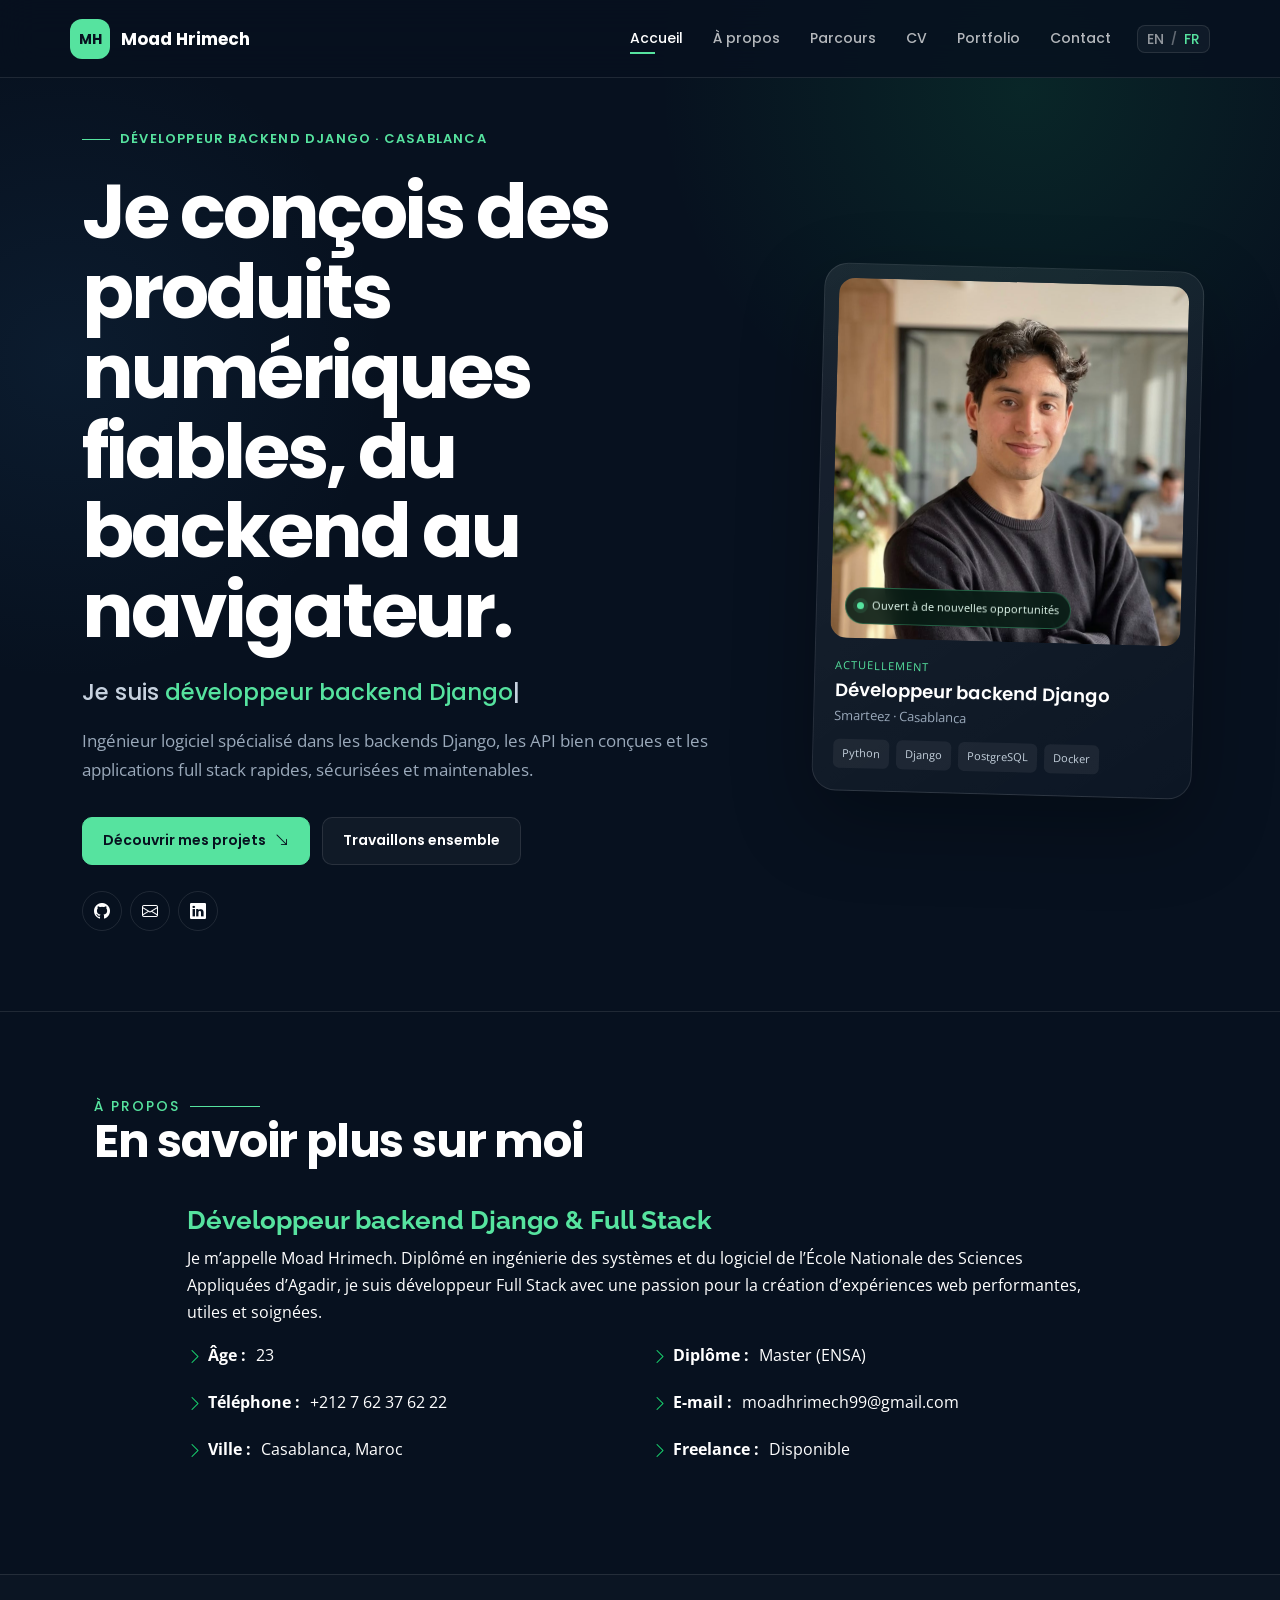
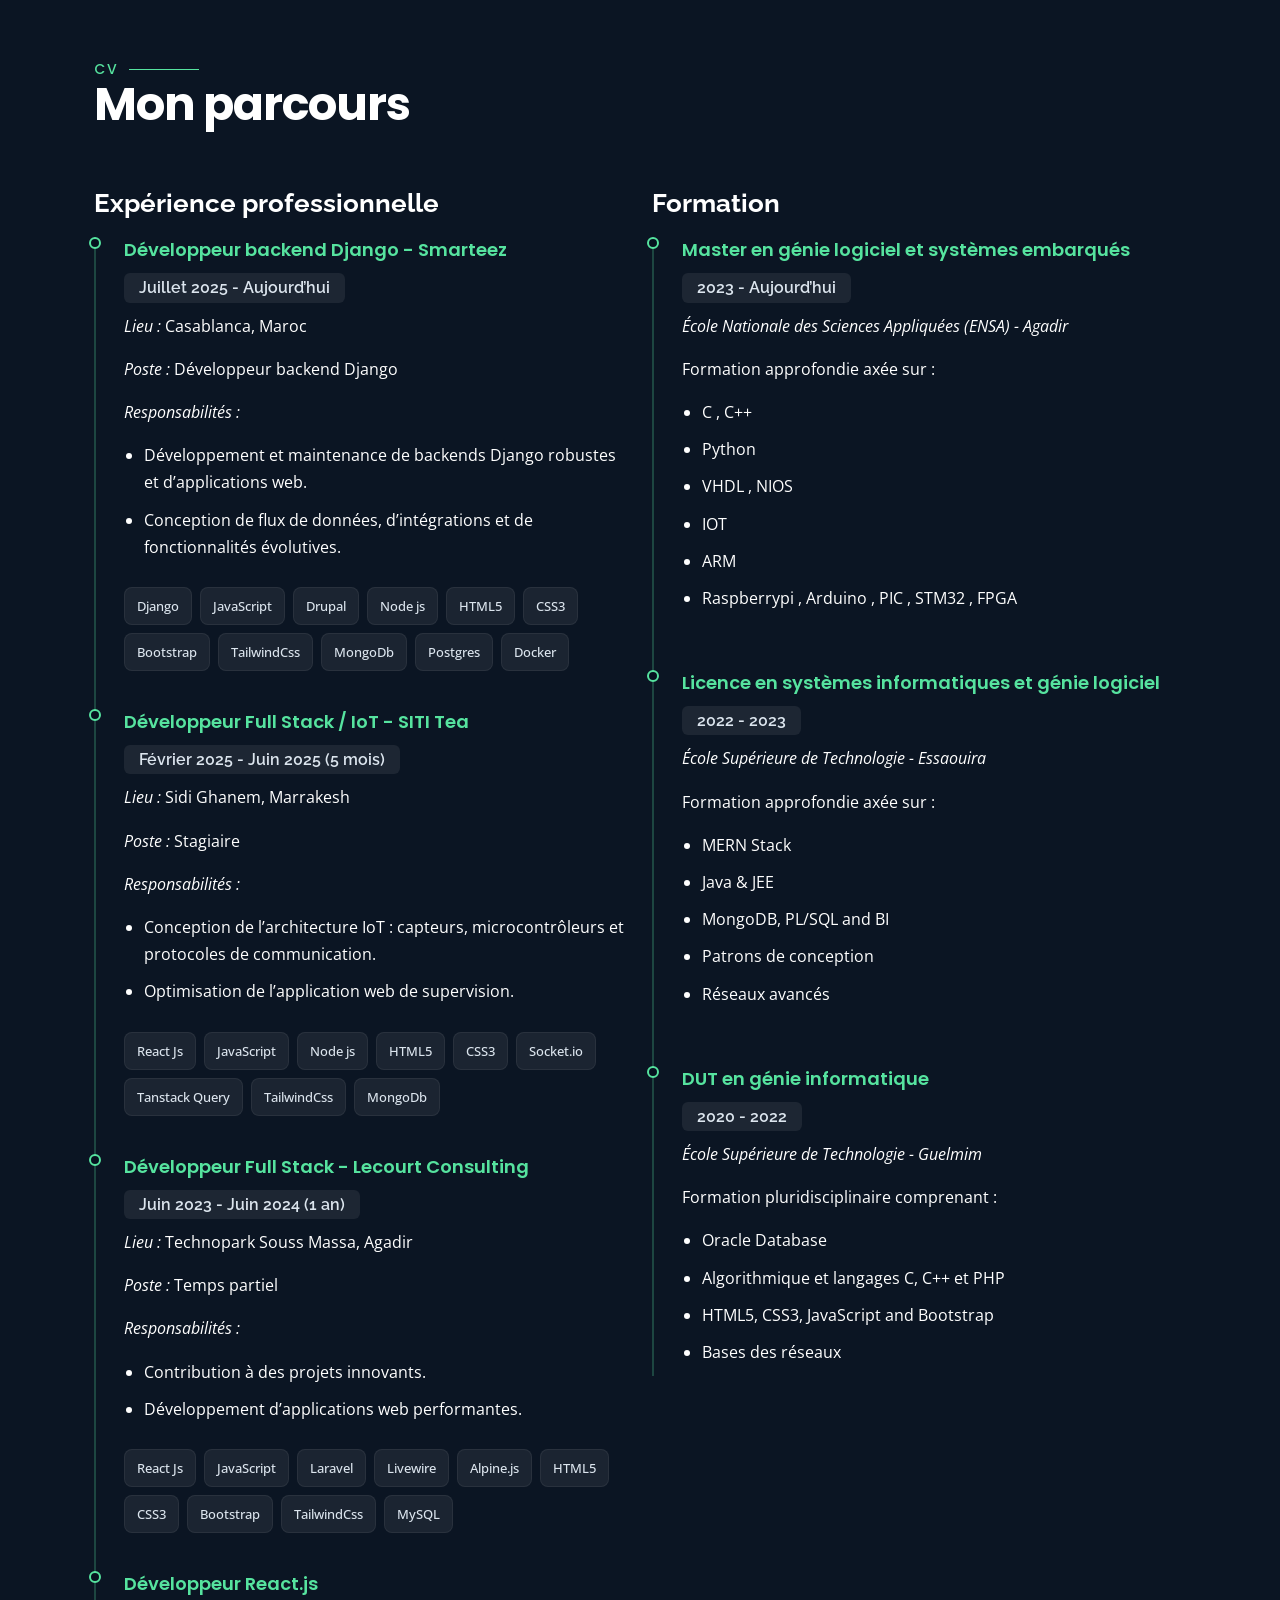
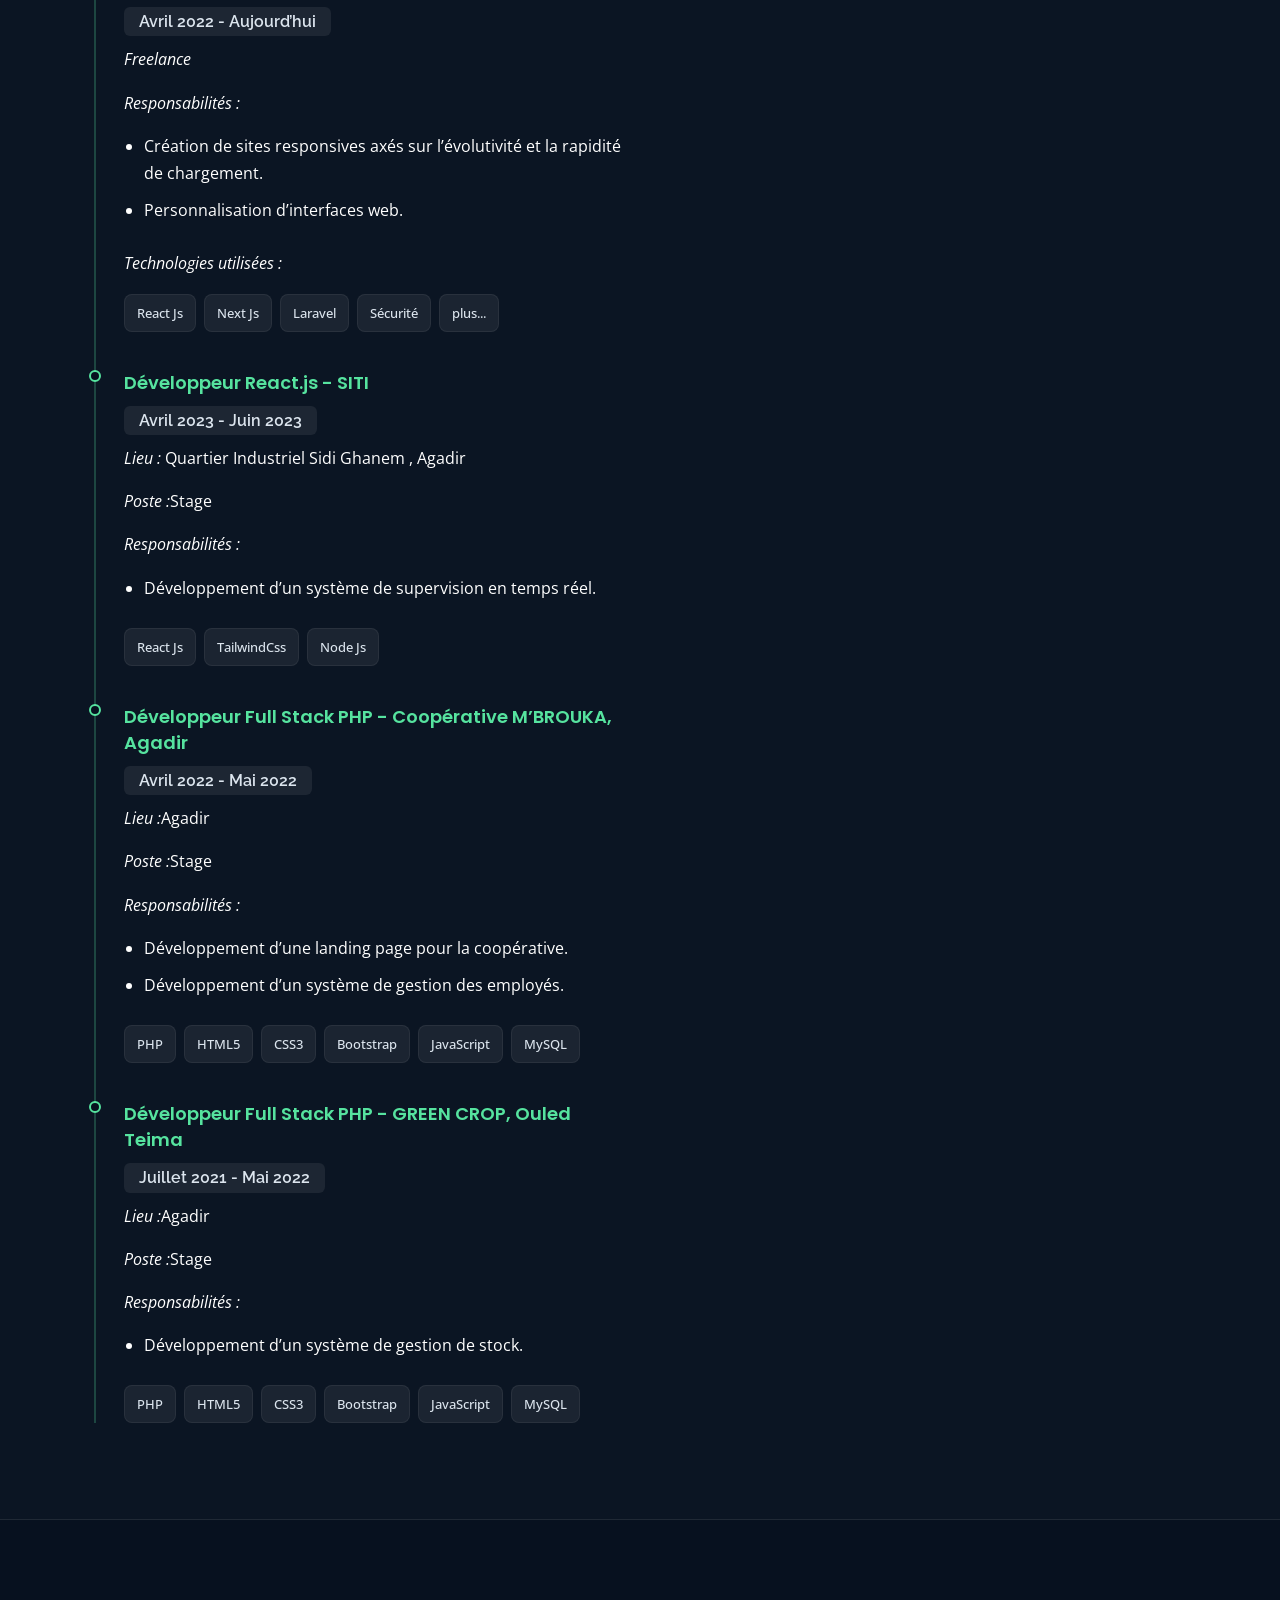
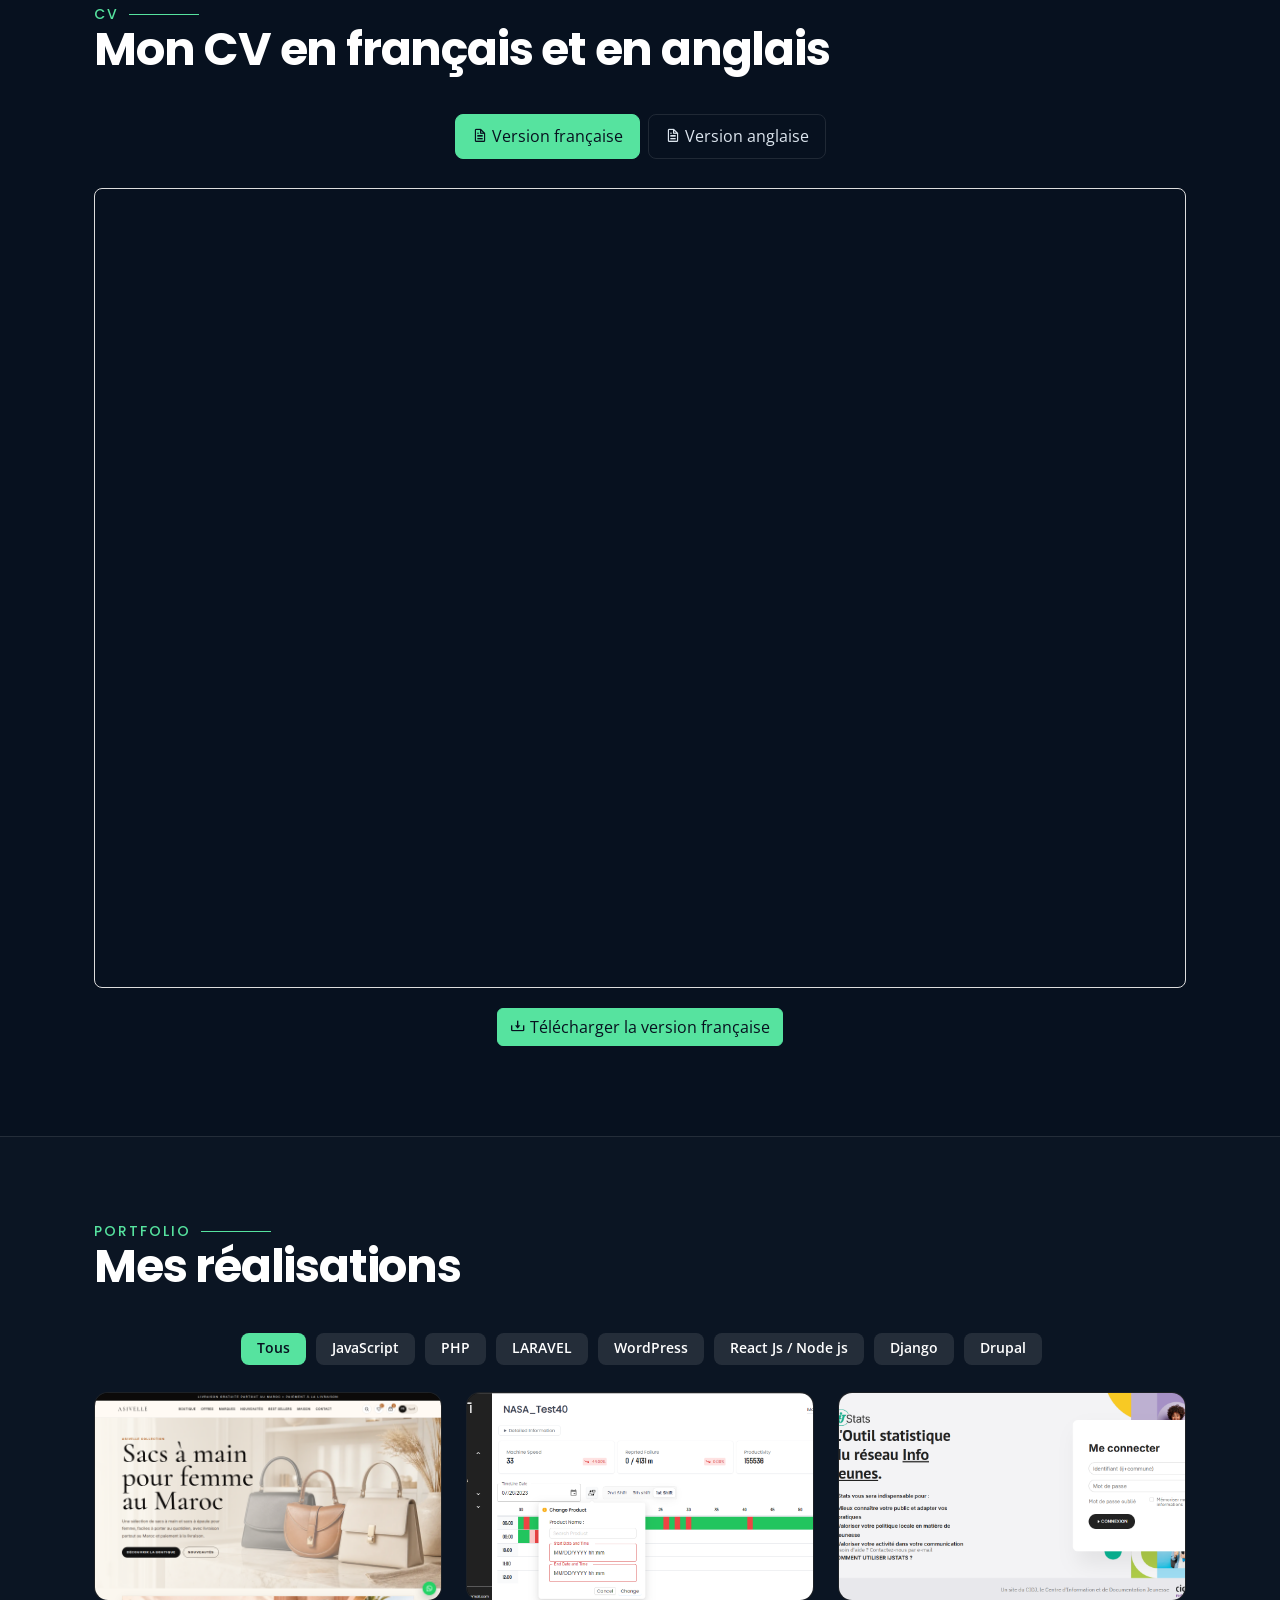
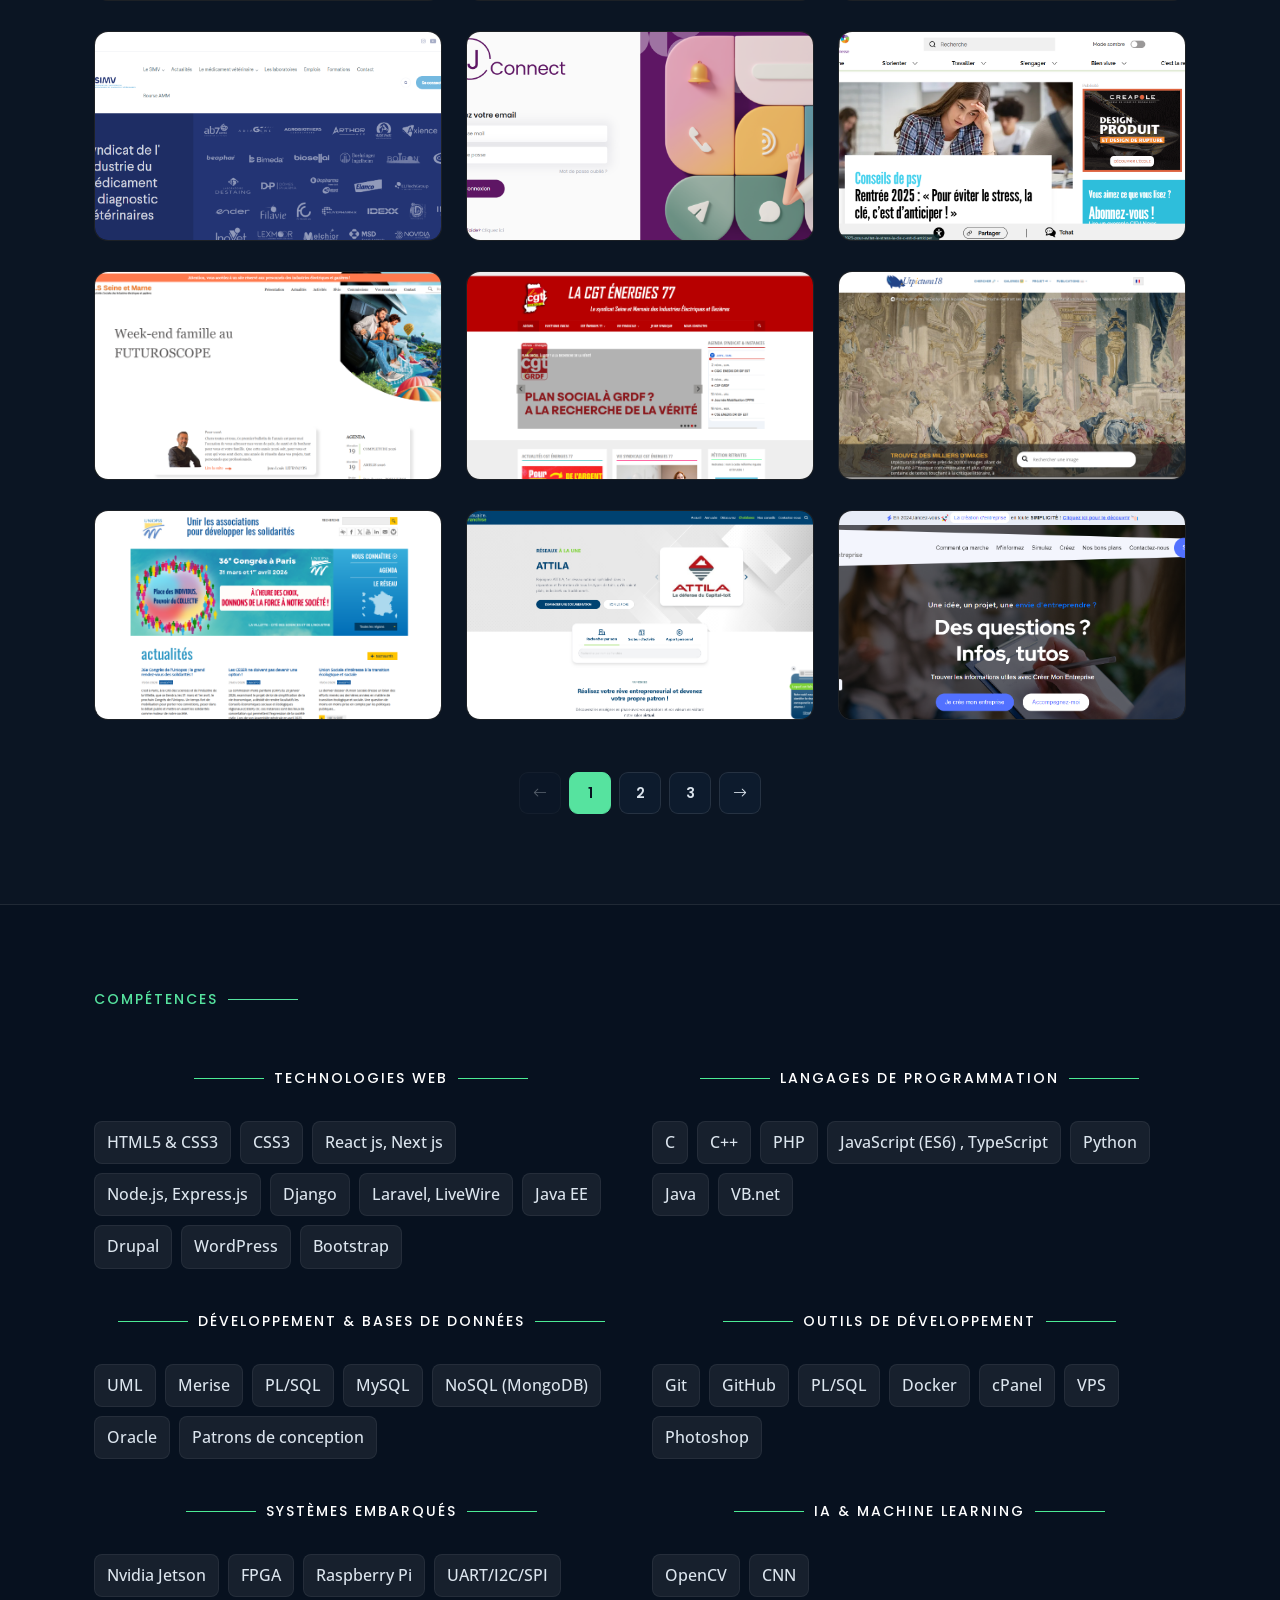
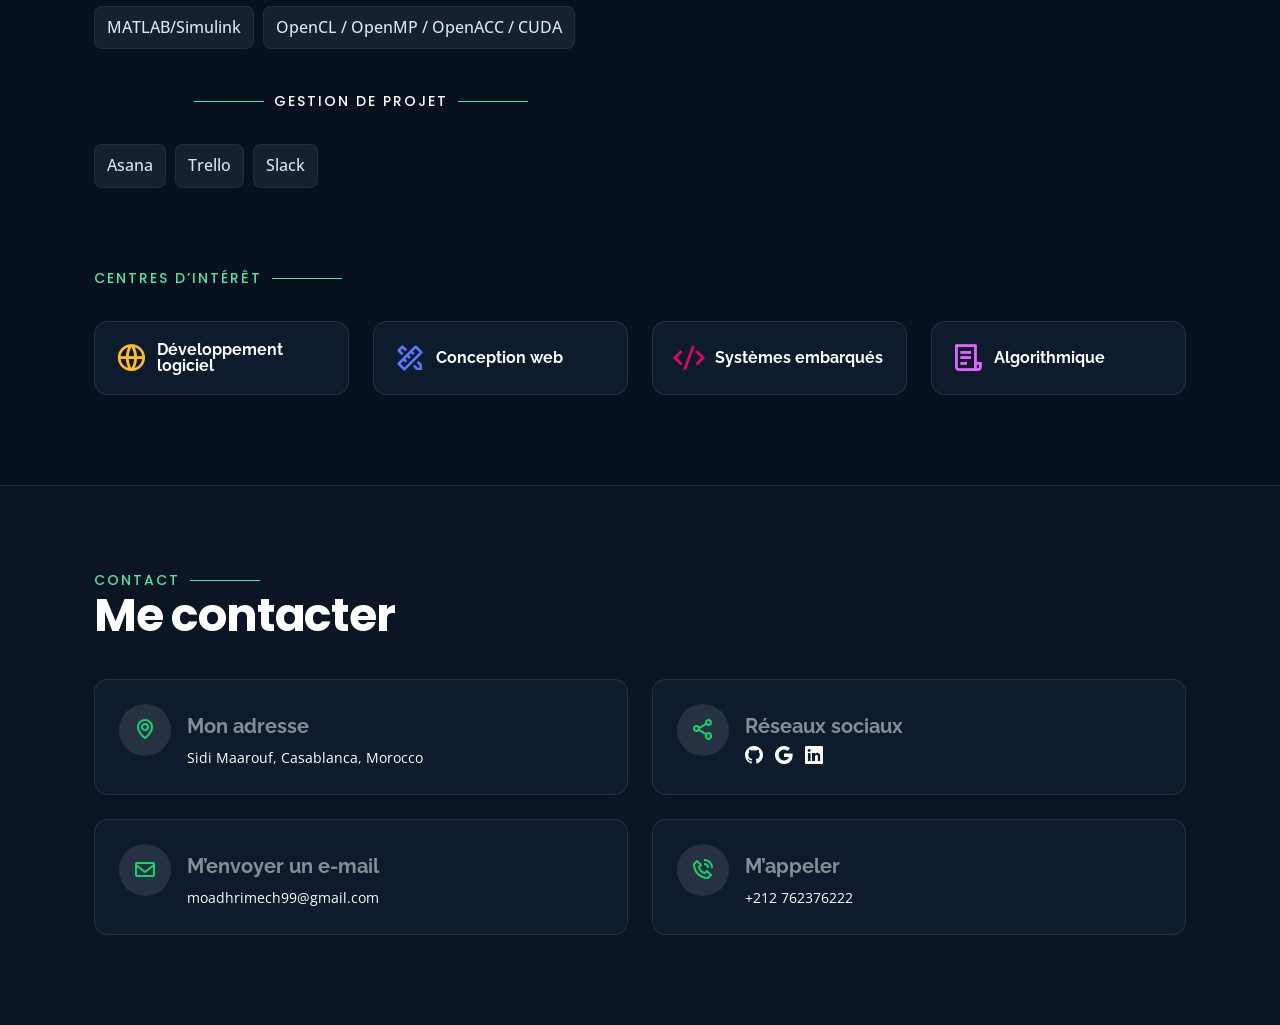
<file: fr/index.html>
<!DOCTYPE html>
<html lang="fr">
<head>
  <meta charset="utf-8" />
  <meta name="viewport" content="width=device-width, initial-scale=1" />
  <meta name="robots" content="noindex, follow" />
  <title>Chargement de la version française…</title>
  <link rel="canonical" href="https://moadhrimech.netlify.app/fr/" />
  <script>
    window.location.replace(`/?lang=fr${window.location.hash}`);
  </script>
</head>
<body>
  <p>Chargement de la version française… <a href="/?lang=fr">Continuer</a></p>
</body>
</html>
</file>
<file: assets/css/style.css>
/*--------------------------------------------------------------
# General
--------------------------------------------------------------*/
body {
  font-family: "Open Sans", sans-serif;
  background-color: #09203a;
  color: #fff;
  position: relative;
  background: transparent;
}

body::before {
  content: "";
  position: fixed;
  background: #010e1b ;
  background-size: cover;
  left: 0;
  right: 0;
  top: 0;
  height: 100vh;
  z-index: -1;
}

@media (min-width: 1024px) {
  body::before {
    background-attachment: fixed;
  }
}

a {
  color: #18d26e;
  text-decoration: none;
}

a:hover {
  color: #35e888;
  text-decoration: none;
}

h1,
h2,
h3,
h4,
h5,
h6 {
  font-family: "Raleway", sans-serif;
}

/*--------------------------------------------------------------
# Header
--------------------------------------------------------------*/
#header {
  transition: ease-in-out 0.3s;
  position: relative;
  height: 100vh;
  display: flex;
  align-items: center;
  z-index: 997;
  overflow-y: auto;
}

#header * {
  transition: ease-in-out 0.3s;
}

#header h1 {
  font-size: 48px;
  margin: 0;
  padding: 0;
  line-height: 1;
  font-weight: 700;
  font-family: "Poppins", sans-serif;
}

#header h1 a,
#header h1 a:hover {
  color: #fff;
  line-height: 1;
  display: inline-block;
}

#header h2 {
  font-size: 24px;
  margin-top: 20px;
  color: rgba(255, 255, 255, 0.8);
}

#header h2 span {
  color: #fff;
  border-bottom: 2px solid #18d26e;
  padding-bottom: 6px;
}

#header img {
  padding: 0;
  margin: 0;
}

#header .social-links {
  margin-top: 40px;
  display: flex;
}

#header .social-links a {
  font-size: 16px;
  display: flex;
  justify-content: center;
  align-items: center;
  background: rgba(255, 255, 255, 0.1);
  color: #fff;
  line-height: 1;
  margin-right: 8px;
  border-radius: 50%;
  width: 40px;
  height: 40px;
}

#header .social-links a:hover {
  background: #18d26e;
}

@media (max-width: 992px) {
  #header h1 {
    font-size: 36px;
  }

  #header h2 {
    font-size: 20px;
    line-height: 30px;
  }

  #header .social-links {
    margin-top: 15px;
  }

  #header .container {
    display: flex;
    flex-direction: column;
    align-items: center;
  }
}

/* Header Top */
#header.header-top {
  height: 80px;
  position: fixed;
  left: 0;
  top: 0;
  right: 0;
  background: #09203a;  
}

#header.header-top .social-links,
#header.header-top h2 {
  display: none;
}

#header.header-top h1 {
  margin-right: auto;
  font-size: 36px;
}

#header.header-top img {
  max-height: 60px;
  margin-right: 20px !important;
}

#header.header-top .container {
  display: flex;
  align-items: center;
}

#header.header-top .navbar {
  margin: 0;
}

@media (max-width: 768px) {
  #header.header-top {
    height: 60px;
  }

  #header.header-top h1 {
    font-size: 26px;
  }
}

/*--------------------------------------------------------------
# Navigation Menu
--------------------------------------------------------------*/
/**
* Desktop Navigation 
*/
.navbar {
  padding: 0;
  margin-top: 35px;
}

.navbar ul {
  margin: 0;
  padding: 0;
  display: flex;
  list-style: none;
  align-items: center;
}

.navbar li {
  position: relative;
}

.navbar li+li {
  margin-left: 30px;
}

.navbar a,
.navbar a:focus {
  display: flex;
  align-items: center;
  justify-content: space-between;
  padding: 0;
  font-family: "Poppins", sans-serif;
  font-size: 16px;
  font-weight: 400;
  color: rgba(255, 255, 255, 0.7);
  white-space: nowrap;
  transition: 0.3s;
}

.navbar a i,
.navbar a:focus i {
  font-size: 12px;
  line-height: 0;
  margin-left: 5px;
}

.navbar a:before {
  content: "";
  position: absolute;
  width: 0;
  height: 2px;
  bottom: -4px;
  left: 0;
  background-color: #18d26e;
  visibility: hidden;
  width: 0px;
  transition: all 0.3s ease-in-out 0s;
}

.navbar a:hover:before,
.navbar li:hover>a:before,
.navbar .active:before {
  visibility: visible;
  width: 25px;
}

.navbar a:hover,
.navbar .active,
.navbar .active:focus,
.navbar li:hover>a {
  color: #fff;
}

.language-switcher {
  display: flex;
  align-items: center;
  gap: 7px;
  margin-left: 26px;
  padding: 6px 9px;
  color: rgba(255, 255, 255, .35);
  background: rgba(255, 255, 255, .04);
  border: 1px solid rgba(255, 255, 255, .1);
  border-radius: 8px;
  font: 600 12px/1 "Poppins", sans-serif;
}

.language-switcher a,
.language-switcher a:focus {
  display: inline;
  color: rgba(255, 255, 255, .55);
  font-size: 12px;
}

.language-switcher a::before { display: none; }
.language-switcher a:hover,
.language-switcher a.active { color: var(--accent, #18d26e); }

/**
* Mobile Navigation 
*/
.mobile-nav-toggle {
  color: #fff;
  font-size: 28px;
  cursor: pointer;
  display: none;
  line-height: 0;
  transition: 0.5s;
  position: fixed;
  right: 15px;
  top: 15px;
}

@media (max-width: 991px) {
  .mobile-nav-toggle {
    display: block;
  }

  .navbar ul {
    display: none;
  }
}

.navbar-mobile {
  position: fixed;
  overflow: hidden;
  top: 0;
  right: 0;
  left: 0;
  bottom: 0;
  background: #09203a;  
  transition: 0.3s;
  z-index: 999;
  margin-top: 0;
}

.navbar-mobile .mobile-nav-toggle {
  position: absolute;
  top: 15px;
  right: 15px;
}

.navbar-mobile ul {
  display: block;
  position: absolute;
  top: 55px;
  right: 15px;
  bottom: 45px;
  left: 15px;
  padding: 10px 0;
  overflow-y: auto;
  transition: 0.3s;
  border: 2px solid rgba(255, 255, 255, 0.2);
}

.navbar-mobile li {
  padding: 12px 20px;
}

.navbar-mobile li+li {
  margin: 0;
}

.navbar-mobile a,
.navbar-mobile a:focus {
  font-size: 16px;
  position: relative;
}

/*--------------------------------------------------------------
# Sections General
--------------------------------------------------------------*/
section {
  overflow: hidden;
  position: absolute;
  width: 100%;
  top: 140px;
  bottom: 100%;
  opacity: 0;
  transition: ease-in-out 0.4s;
  z-index: 2;
}

section.section-show {
  top: 100px;
  bottom: auto;
  opacity: 1;
  padding-bottom: 45px;
}

section .container {
  background: #09203a;  
  padding: 30px;
}

@media (max-width: 768px) {
  section {
    top: 120px;
  }

  section.section-show {
    top: 80px;
  }
}

.section-title h2 {
  font-size: 14px;
  font-weight: 500;
  padding: 0;
  line-height: 1px;
  margin: 0 0 20px 0;
  letter-spacing: 2px;
  text-transform: uppercase;
  color: #aaaaaa;
  font-family: "Poppins", sans-serif;
}
.section-title h5 {
  
  font-size: 14px;
  font-weight: 500;
  padding: 0;
  line-height: 1px;
  margin: 32px 0 20px 0;
  text-align: center;
  letter-spacing: 2px;
  text-transform: uppercase;
  font-family: "Poppins", sans-serif;
}

.section-title h2::after ,
.section-title h5::before,
.section-title h5::after {
  content: "";
  width: 70px;
  height: 1px;
  display: inline-block;
  background: #4ceb95;
  margin: 4px 10px;
}


.section-title p {
  margin: 0;
  margin: -15px 0 15px 0;
  font-size: 36px;
  font-weight: 700;
  text-transform: uppercase;
  font-family: "Poppins", sans-serif;
  color: #fff;
}

@media  (max-width: 768px) {
  .section-title h2::after ,
.section-title h5::before,
.section-title h5::after {
  width: 35px;
}
  
.section-title p {
  font-size: 30px;
}
}
/*--------------------------------------------------------------
# About
--------------------------------------------------------------*/
.about-me .content h3 {
  font-weight: 700;
  font-size: 26px;
  color: #18d26e;
}

.about-me .content ul {
  list-style: none;
  padding: 0;
}

.about-me .content ul li {
  margin-bottom: 20px;
  display: flex;
  align-items: center;
}

.about-me .content ul strong {
  margin-right: 10px;
}

.about-me .content ul i {
  font-size: 16px;
  margin-right: 5px;
  color: #18d26e;
  line-height: 0;
}

.about-me .content p:last-child {
  margin-bottom: 0;
}

/*--------------------------------------------------------------
# Counts
--------------------------------------------------------------*/
.counts {
  padding: 70px 0 60px;
}

.counts .count-box {
  padding: 30px 30px 25px 30px;
  width: 100%;
  position: relative;
  text-align: center;
  background: rgba(255, 255, 255, 0.08);
}

.counts .count-box i {
  position: absolute;
  top: -25px;
  left: 50%;
  transform: translateX(-50%);
  font-size: 24px;
  background: rgba(255, 255, 255, 0.1);
  padding: 12px;
  color: #18d26e;
  border-radius: 50px;
  line-height: 0;
}

.counts .count-box span {
  font-size: 36px;
  display: block;
  font-weight: 600;
  color: #fff;
}

.counts .count-box p {
  padding: 0;
  margin: 0;
  font-family: "Raleway", sans-serif;
  font-size: 14px;
}

/*--------------------------------------------------------------
# Skills
--------------------------------------------------------------*/
.skills .progress {
  height: 60px;
  display: block;
  background: none;
  border-radius: 0;
}

.skills .progress .skill {
  padding: 10px 0;
  margin: 0;
  text-transform: uppercase;
  display: block;
  font-weight: 600;
  font-family: "Poppins", sans-serif;
  color: #fff;
}

.skills .progress .skill .val {
  float: right;
  font-style: normal;
}

.skills .progress-bar-wrap {
  background: rgba(255, 255, 255, 0.2);
}

.skills .progress-bar {
  width: 1px;
  height: 10px;
  transition: 0.9s;
  background-color: #18d26e;
}

/*--------------------------------------------------------------
# Interests
--------------------------------------------------------------*/
.interests .icon-box {
  display: flex;
  align-items: center;
  padding: 20px;
  background: rgba(255, 255, 255, 0.08);
  transition: ease-in-out 0.3s;
}

.interests .icon-box i {
  font-size: 32px;
  padding-right: 10px;
  line-height: 1;
}

.interests .icon-box h3 {
  font-weight: 700;
  margin: 0;
  padding: 0;
  line-height: 1;
  font-size: 16px;
  color: #fff;
}

.interests .icon-box:hover {
  background: rgba(255, 255, 255, 0.12);
}

/*--------------------------------------------------------------
# Testimonials
--------------------------------------------------------------*/
.testimonials .testimonials-carousel,
.testimonials .testimonials-slider {
  overflow: hidden;
}

.testimonials .testimonial-item {
  box-sizing: content-box;
  min-height: 320px;
}

.testimonials .testimonial-item .testimonial-img {
  width: 90px;
  border-radius: 50%;
  margin: -40px 0 0 40px;
  position: relative;
  z-index: 2;
  border: 6px solid rgba(255, 255, 255, 0.12);
}

.testimonials .testimonial-item h3 {
  font-size: 18px;
  font-weight: bold;
  margin: 10px 0 5px 45px;
  color: #fff;
}

.testimonials .testimonial-item h4 {
  font-size: 14px;
  color: #999;
  margin: 0 0 0 45px;
}

.testimonials .testimonial-item .quote-icon-left,
.testimonials .testimonial-item .quote-icon-right {
  color: rgba(255, 255, 255, 0.25);
  font-size: 26px;
}

.testimonials .testimonial-item .quote-icon-left {
  display: inline-block;
  left: -5px;
  position: relative;
}

.testimonials .testimonial-item .quote-icon-right {
  display: inline-block;
  right: -5px;
  position: relative;
  top: 10px;
}

.testimonials .testimonial-item p {
  font-style: italic;
  margin: 0 15px 0 15px;
  padding: 20px 20px 60px 20px;
  background: rgba(255, 255, 255, 0.1);
  position: relative;
  border-radius: 6px;
  position: relative;
  z-index: 1;
}

.testimonials .swiper-pagination {
  margin-top: 20px;
  position: relative;
}

.testimonials .swiper-pagination .swiper-pagination-bullet {
  width: 12px;
  height: 12px;
  opacity: 1;
  background-color: rgba(255, 255, 255, 0.3);
}

.testimonials .swiper-pagination .swiper-pagination-bullet-active {
  background-color: #18d26e;
}

/*--------------------------------------------------------------
# Resume
--------------------------------------------------------------*/
.resume .resume-title {
  font-size: 26px;
  font-weight: 700;
  margin-top: 20px;
  margin-bottom: 20px;
  color: #fff;
}

.resume .resume-item {
  padding: 0 0 20px 20px;
  margin-top: -2px;
  border-left: 2px solid rgba(255, 255, 255, 0.2);
  position: relative;
}

.resume .resume-item h4 {
  line-height: 18px;
  font-size: 18px;
  font-weight: 600;
  text-transform: uppercase;
  font-family: "Poppins", sans-serif;
  color: #18d26e;
  margin-bottom: 10px;
}

.resume .resume-item h5 {
  font-size: 16px;
  background: rgba(255, 255, 255, 0.15);
  padding: 5px 15px;
  display: inline-block;
  font-weight: 600;
  margin-bottom: 10px;
}
.used-technologies span {
  font-size: 13px;
  background: rgba(255, 255, 255, 0.15);
  padding: 5px 10px;
  display: inline-block;
  font-weight: 800;
  margin: 5px;
  border-radius: 50px;
}

.resume .resume-item ul {
  padding-left: 20px;
}

.resume .resume-item ul li {
  padding-bottom: 10px;
}

.resume .resume-item:last-child {
  padding-bottom: 0;
}

.resume .resume-item::before {
  content: "";
  position: absolute;
  width: 16px;
  height: 16px;
  border-radius: 50px;
  left: -9px;
  top: 0;
  background: #18d26e;
  border: 2px solid #18d26e;
}

/*--------------------------------------------------------------
# Services
--------------------------------------------------------------*/
.cv .icon-box {
  text-align: center;
  background: rgba(204, 204, 204, 0.1);
  padding: 80px 20px;
  transition: all ease-in-out 0.3s;
}

.cv .icon-box .icon {
  margin: 0 auto;
  width: 64px;
  height: 64px;
  background: #18d26e;
  border-radius: 5px;
  transition: all 0.3s ease-out 0s;
  display: flex;
  align-items: center;
  justify-content: center;
  margin-bottom: 20px;
  transform-style: preserve-3d;
}

.cv .icon-box .icon i {
  color: #fff;
  font-size: 28px;
}

.cv .icon-box .icon::before {
  position: absolute;
  content: "";
  left: -8px;
  top: -8px;
  height: 100%;
  width: 100%;
  background: rgba(255, 255, 255, 0.15);
  border-radius: 5px;
  transition: all 0.3s ease-out 0s;
  transform: translateZ(-1px);
}

.cv .icon-box h4 {
  font-weight: 700;
  margin-bottom: 15px;
  font-size: 24px;
}

.cv .icon-box h4 a {
  color: #fff;
}

.cv .icon-box p {
  line-height: 24px;
  font-size: 14px;
  margin-bottom: 0;
}

.cv .icon-box:hover {
  background: #18d26e;
  border-color: #18d26e;
}

.cv .icon-box:hover .icon {
  background: #fff;
}

.cv .icon-box:hover .icon i {
  color: #18d26e;
}

.cv .icon-box:hover .icon::before {
  background: #35e888;
}

.cv .icon-box:hover h4 a,
.cv .icon-box:hover p {
  color: #fff;
}

/*--------------------------------------------------------------
# Portfolio
--------------------------------------------------------------*/
.portfolio .portfolio-item {
  margin-bottom: 30px;
}

.portfolio #portfolio-flters {
  padding: 0;
  margin: 0 auto 15px auto;
  list-style: none;
  text-align: center;
  border-radius: 50px;
  padding: 2px 15px;
}

.portfolio #portfolio-flters li {
  cursor: pointer;
  display: inline-block;
  padding: 8px 16px 10px 16px;
  font-size: 14px;
  font-weight: 600;
  line-height: 1;
  text-transform: uppercase;
  color: #fff;
  background: rgba(255, 255, 255, 0.1);
  margin: 0 3px 10px 3px;
  transition: all 0.3s ease-in-out;
  border-radius: 4px;
}

.portfolio #portfolio-flters li:hover,
.portfolio #portfolio-flters li.filter-active {
  background: #18d26e;
}

.portfolio #portfolio-flters li:last-child {
  margin-right: 0;
}

.portfolio .portfolio-wrap {
  transition: 0.3s;
  position: relative;
  overflow: hidden;
  z-index: 1;
  background: rgba(0, 0, 0, 0.6);
}

.portfolio .portfolio-wrap::before {
  content: "";
  background: rgba(0, 0, 0, 0.6);
  position: absolute;
  left: 30px;
  right: 30px;
  top: 30px;
  bottom: 30px;
  transition: all ease-in-out 0.3s;
  z-index: 2;
  opacity: 0;
}

.portfolio .portfolio-wrap .portfolio-info {
  opacity: 0;
  position: absolute;
  top: 0;
  left: 0;
  right: 0;
  bottom: 0;
  text-align: center;
  z-index: 3;
  transition: all ease-in-out 0.3s;
  display: flex;
  flex-direction: column;
  justify-content: center;
  align-items: center;
}

.portfolio .portfolio-wrap .portfolio-info::before {
  display: block;
  content: "";
  width: 48px;
  height: 48px;
  position: absolute;
  top: 35px;
  left: 35px;
  border-top: 3px solid #fff;
  border-left: 3px solid #fff;
  transition: all 0.5s ease 0s;
  z-index: 9994;
}

.portfolio .portfolio-wrap .portfolio-info::after {
  display: block;
  content: "";
  width: 48px;
  height: 48px;
  position: absolute;
  bottom: 35px;
  right: 35px;
  border-bottom: 3px solid #fff;
  border-right: 3px solid #fff;
  transition: all 0.5s ease 0s;
  z-index: 9994;
}

.portfolio .portfolio-wrap .portfolio-info h4 {
  font-size: 20px;
  color: #fff;
  font-weight: 600;
}

.portfolio .portfolio-wrap .portfolio-info p {
  color: #ffffff;
  font-size: 14px;
  text-transform: uppercase;
  padding: 0;
  margin: 0;
}

.portfolio .portfolio-wrap .portfolio-links {
  text-align: center;
  z-index: 4;
}
.portfolio-links .bx-link{
  cursor: pointer;
}

.portfolio .portfolio-wrap .portfolio-links a {
  color: #fff;
  margin: 0 2px;
  font-size: 28px;
  display: inline-block;
  transition: 0.3s;
}

.portfolio .portfolio-wrap .portfolio-links a:hover {
  color: #63eda3;
}

.portfolio .portfolio-wrap:hover::before {
  top: 0;
  left: 0;
  right: 0;
  bottom: 0;
  opacity: 1;
}

.portfolio .portfolio-wrap:hover .portfolio-info {
  opacity: 1;
}

.portfolio .portfolio-wrap:hover .portfolio-info::before {
  top: 15px;
  left: 15px;
}

.portfolio .portfolio-wrap:hover .portfolio-info::after {
  bottom: 15px;
  right: 15px;
}

/*--------------------------------------------------------------
# Portfolio Details
--------------------------------------------------------------*/
.portfolio-details {
  display: none;
  position: fixed;
  inset: 0;
  width: 100%;
  height: 100%;
  padding: 28px;
  background: rgba(1, 14, 27, .94);
  opacity: 1;
  z-index: 9999;
  justify-content: center;
  align-items: center;
  backdrop-filter: blur(12px);
}

.gclose {
  position: fixed;
  top: 16px;
  right: 20px;
  z-index: 2;
  background: transparent;
  padding: 30px;
  cursor: pointer;
  font-size: 30px;
}


.portfolio-details .container {
  position: relative;
  background: #09203a;
  overflow-y: auto;
  height: 80vh;
  width: 90%;
  padding: 30px;
  border: 1px solid rgba(255, 255, 255, .12);
  border-radius: 18px;
}
/* Custom styles for the container scrollbar */
.portfolio-details .container::-webkit-scrollbar {
  width: 6px;
}

.portfolio-details .container::-webkit-scrollbar-thumb {
  background-color: #18d26e; 
  border-radius: 10px; 
  height: 10px;
}

.portfolio-details .container::-webkit-scrollbar-track {
  background-color: #f1f1f1; 
}

.portfolio-details .portfolio-title {
  font-size: 26px;
  font-weight: 700;
  margin-bottom: 20px;
}

.portfolio-details .portfolio-info {
  padding-top: 45px;
}

.portfolio-details .portfolio-info h3 {
  font-size: 22px;
  font-weight: 400;
  margin-bottom: 20px;
}

.portfolio-details .portfolio-info ul {
  list-style: none;
  padding: 0;
  font-size: 15px;
}

.portfolio-details .portfolio-info ul li+li {
  margin-top: 10px;
}

.portfolio-details .portfolio-info p {
  font-size: 15px;
  padding: 15px 0 0 0;
}

@media (max-width: 992px) {
  .portfolio-details .portfolio-info {
    padding-top: 20px;
  }
}

.portfolio-details .swiper-pagination {
  margin-top: 20px;
  position: relative;
}

.portfolio-details .swiper-pagination .swiper-pagination-bullet {
  width: 12px;
  height: 12px;
  opacity: 1;
  background-color: rgba(255, 255, 255, 0.3);
}

.portfolio-details .swiper-pagination .swiper-pagination-bullet-active {
  background-color: #18d26e;
}
.swiper-button-next:after, .swiper-rtl .swiper-button-prev:after{
  content: 'next';
  color: #18d26e;
  font-size: 40px;
  margin-left: 25px;
}

.swiper-button-prev:after, .swiper-rtl .swiper-button-next:after {
  content: 'prev';
  color: #18d26e;
  font-size: 40px;
  margin-right: 25px;
}
/*--------------------------------------------------------------
# Contact
--------------------------------------------------------------*/
.contact .info-box {
  color: #444444;
  padding: 20px;
  width: 100%;
  background: rgba(255, 255, 255, 0.08);
}

.contact .info-box i.bx {
  font-size: 24px;
  color: #18d26e;
  border-radius: 50%;
  padding: 14px;
  float: left;
  background: rgba(255, 255, 255, 0.1);
}

.contact .info-box h3 {
  font-size: 20px;
  color: rgba(255, 255, 255, 0.5);
  font-weight: 700;
  margin: 10px 0 8px 68px;
}

.contact .info-box p {
  padding: 0;
  color: #fff;
  line-height: 24px;
  font-size: 14px;
  margin: 0 0 0 68px;
}

.contact .info-box .social-links {
  margin: 5px 0 0 68px;
  display: flex;
}

.contact .info-box .social-links a {
  font-size: 18px;
  display: inline-block;
  color: #fff;
  line-height: 1;
  margin-right: 12px;
  transition: 0.3s;
}

.contact .info-box .social-links a:hover {
  color: #18d26e;
}

.contact .php-email-form {
  padding: 30px;
  background: rgba(255, 255, 255, 0.08);
}

.contact .php-email-form .error-message {
  display: none;
  background: rgba(255, 255, 255, 0.08);
  background: #ed3c0d;
  text-align: left;
  padding: 15px;
  font-weight: 600;
}

.contact .php-email-form .error-message br+br {
  margin-top: 25px;
}

.contact .php-email-form .sent-message {
  display: none;
  background: rgba(255, 255, 255, 0.08);
  background: #18d26e;
  text-align: center;
  padding: 15px;
  font-weight: 600;
}

.contact .php-email-form .loading {
  display: none;
  background: rgba(255, 255, 255, 0.08);
  text-align: center;
  padding: 15px;
}

.contact .php-email-form .loading:before {
  content: "";
  display: inline-block;
  border-radius: 50%;
  width: 24px;
  height: 24px;
  margin: 0 10px -6px 0;
  border: 3px solid #18d26e;
  border-top-color: #eee;
  animation: animate-loading 1s linear infinite;
}

.contact .php-email-form input,
.contact .php-email-form textarea {
  border-radius: 0;
  box-shadow: none;
  font-size: 14px;
  background: rgba(255, 255, 255, 0.08);
  border: 0;
  transition: 0.3s;
  color: #fff;
}

.contact .php-email-form input:focus,
.contact .php-email-form textarea:focus {
  background-color: rgba(255, 255, 255, 0.11);
}

.contact .php-email-form input::-moz-placeholder,
.contact .php-email-form textarea::-moz-placeholder {
  color: rgba(255, 255, 255, 0.3);
  opacity: 1;
}

.contact .php-email-form input::placeholder,
.contact .php-email-form textarea::placeholder {
  color: rgba(255, 255, 255, 0.3);
  opacity: 1;
}

.contact .php-email-form input {
  padding: 10px 15px;
}

.contact .php-email-form textarea {
  padding: 12px 15px;
}

.contact .php-email-form button[type=submit] {
  background: #18d26e;
  border: 0;
  padding: 10px 30px;
  color: #fff;
  transition: 0.4s;
  border-radius: 4px;
}

.contact .php-email-form button[type=submit]:hover {
  background: #15bb62;
}

@keyframes animate-loading {
  0% {
    transform: rotate(0deg);
  }

  100% {
    transform: rotate(360deg);
  }
}

/*--------------------------------------------------------------
# 2026 landing page refresh
--------------------------------------------------------------*/
:root {
  --page-bg: #07111f;
  --surface: #0d1b2d;
  --surface-soft: #102238;
  --line: rgba(255, 255, 255, 0.1);
  --muted: #9aa9ba;
  --accent: #56e39f;
  --accent-dark: #061c14;
}

html {
  scroll-behavior: smooth;
  scroll-padding-top: 92px;
}

body {
  background: var(--page-bg);
  line-height: 1.7;
}

body::before {
  background:
    radial-gradient(circle at 80% 10%, rgba(24, 210, 110, 0.11), transparent 28%),
    radial-gradient(circle at 5% 40%, rgba(44, 106, 160, 0.12), transparent 24%),
    var(--page-bg);
}

.skip-link {
  position: fixed;
  left: 16px;
  top: -80px;
  z-index: 10000;
  padding: 10px 16px;
  color: #07111f;
  background: var(--accent);
  border-radius: 8px;
}

.skip-link:focus { top: 12px; }

#header {
  min-height: 100vh;
  height: auto;
  overflow: visible;
  padding: 130px 0 80px;
  align-items: center;
}

#header .header-shell { position: static; }

#header .brand {
  position: fixed;
  z-index: 999;
  top: 19px;
  left: max(24px, calc((100vw - 1140px) / 2));
  display: flex;
  align-items: center;
  gap: 11px;
  color: #fff;
  font: 700 17px/1 "Poppins", sans-serif;
}

.brand-mark {
  display: grid;
  place-items: center;
  width: 40px;
  height: 40px;
  color: #07111f;
  background: var(--accent);
  border-radius: 12px;
  font-size: 14px;
  letter-spacing: -0.5px;
}

#header .navbar {
  position: fixed;
  z-index: 998;
  top: 0;
  left: 0;
  right: 0;
  display: flex;
  justify-content: flex-end;
  align-items: center;
  height: 78px;
  margin: 0;
  padding: 0 max(24px, calc((100vw - 1140px) / 2));
  background: rgba(7, 17, 31, 0.82);
  border-bottom: 1px solid var(--line);
  backdrop-filter: blur(18px);
}

.navbar a, .navbar a:focus {
  font-size: 14px;
  font-weight: 500;
}

.navbar a::before { background-color: var(--accent); }

.hero-grid {
  display: grid;
  grid-template-columns: minmax(0, 1.25fr) minmax(320px, 0.75fr);
  align-items: center;
  gap: clamp(50px, 8vw, 110px);
  width: 100%;
}

.eyebrow {
  display: flex;
  align-items: center;
  gap: 10px;
  margin-bottom: 24px;
  color: var(--accent);
  font: 600 13px/1.4 "Poppins", sans-serif;
  letter-spacing: 1.2px;
  text-transform: uppercase;
}

.eyebrow span {
  width: 28px;
  height: 1px;
  background: var(--accent);
}

#header .hero-copy h1 {
  max-width: 740px;
  font-size: clamp(44px, 6vw, 76px);
  line-height: 1.05;
  letter-spacing: -3px;
}

#header .hero-role {
  margin: 24px 0 0;
  color: #c7d2df;
  font: 500 clamp(18px, 2vw, 23px)/1.5 "Poppins", sans-serif;
}

#header .hero-role .typing {
  color: var(--accent);
  border: 0;
  padding: 0;
}

.hero-intro {
  max-width: 660px;
  margin: 18px 0 0;
  color: var(--muted);
  font-size: 17px;
}

.hero-actions {
  display: flex;
  flex-wrap: wrap;
  gap: 12px;
  margin-top: 32px;
}

.button {
  display: inline-flex;
  align-items: center;
  justify-content: center;
  gap: 9px;
  padding: 13px 20px;
  border: 1px solid var(--line);
  border-radius: 10px;
  font: 600 14px/1.4 "Poppins", sans-serif;
}

.button-primary { color: #07111f; background: var(--accent); border-color: var(--accent); }
.button-primary:hover { color: #07111f; background: #77ebb4; transform: translateY(-2px); }
.button-secondary { color: #fff; background: rgba(255,255,255,.04); }
.button-secondary:hover { color: var(--accent); border-color: var(--accent); }

#header .social-links { margin-top: 26px; }
#header .social-links a { border: 1px solid var(--line); background: transparent; }

.hero-card {
  padding: 14px;
  background: linear-gradient(145deg, rgba(255,255,255,.08), rgba(255,255,255,.025));
  border: 1px solid var(--line);
  border-radius: 24px;
  box-shadow: 0 30px 80px rgba(0,0,0,.3);
  transform: rotate(1.5deg);
}

.hero-photo-wrap { position: relative; }

.hero-photo {
  display: block;
  width: 100%;
  height: 360px;
  object-fit: cover;
  object-position: center 25%;
  filter: saturate(.85);
  border-radius: 16px;
}

.availability {
  position: absolute;
  left: 14px;
  bottom: 14px;
  display: flex;
  align-items: center;
  gap: 8px;
  padding: 8px 11px;
  color: #e8fff4;
  background: rgba(6, 28, 20, .88);
  border: 1px solid rgba(86,227,159,.35);
  border-radius: 30px;
  font-size: 11px;
  backdrop-filter: blur(10px);
}

.availability i {
  width: 7px;
  height: 7px;
  background: var(--accent);
  border-radius: 50%;
  box-shadow: 0 0 0 4px rgba(86,227,159,.12);
}

.current-role { display: grid; gap: 2px; padding: 18px 6px 13px; }
.current-role .role-label { color: var(--accent); font-size: 11px; letter-spacing: 1px; text-transform: uppercase; }
.current-role strong { font: 600 18px/1.4 "Poppins", sans-serif; }
.current-role > span:last-child { color: var(--muted); font-size: 13px; }
.hero-stack { display: flex; flex-wrap: wrap; gap: 7px; padding: 0 6px 8px; }
.hero-stack span { padding: 5px 9px; color: #c4d0dc; background: rgba(255,255,255,.06); border-radius: 6px; font-size: 11px; }

/* Reveal every area as a conventional, scrollable landing page. */
body > section {
  position: relative;
  top: auto;
  bottom: auto;
  width: 100%;
  padding: 90px 0;
  opacity: 1;
  overflow: visible;
  z-index: 1;
  border-top: 1px solid var(--line);
}

body > section:nth-of-type(even) { background: rgba(255,255,255,.018); }
body > section.section-show { top: auto; padding: 90px 0; }

body > section .container {
  padding: 0 24px;
  background: transparent;
}

.section-title { margin-bottom: 38px; }
.section-title h2 { color: var(--accent); }
.section-title h2::after { background: var(--accent); }
.section-title p { max-width: 760px; font-size: clamp(30px, 4vw, 46px); line-height: 1.12; letter-spacing: -1.2px; text-transform: none; }

.about-me > .row { align-items: center; justify-content: center; }
.about-me img { border-radius: 18px; border: 1px solid var(--line); }
.about-me .content h3 { color: var(--accent); }
.skills .interests { margin-top: 70px; }
.skills-list { display: flex; flex-wrap: wrap; gap: 9px; padding: 0; list-style: none; }
.skills-list li, .used-technologies span { margin: 0; padding: 7px 12px; color: #dce5ee; background: rgba(255,255,255,.065); border: 1px solid rgba(255,255,255,.06); border-radius: 8px; font-weight: 500; }
.used-technologies {
  display: flex;
  flex-wrap: wrap;
  align-items: center;
  gap: 8px;
  margin-top: 12px;
}
.resume .used-technologies { margin-bottom: 6px; }
#portfolio-used-technologies { gap: 10px; margin-top: 18px; }
.interests .icon-box, .contact .info-box { height: 100%; background: var(--surface); border: 1px solid var(--line); border-radius: 14px; }

.resume .resume-item { padding: 0 0 34px 28px; border-color: rgba(86,227,159,.24); }
.resume .resume-item::before { width: 12px; height: 12px; left: -7px; background: var(--page-bg); border-color: var(--accent); }
.resume .resume-item h4 { color: var(--accent); line-height: 1.45; text-transform: none; }
.resume .resume-item h5 { color: #dce5ee; background: rgba(255,255,255,.07); border-radius: 6px; }

.portfolio .portfolio-wrap { border: 1px solid var(--line); border-radius: 14px; }
.portfolio .portfolio-wrap img { width: 100%; height: auto !important; aspect-ratio: 5 / 3; object-fit: cover; object-position: top; }
.portfolio #portfolio-flters li { text-transform: none; border-radius: 8px; }
.portfolio #portfolio-flters li:hover, .portfolio #portfolio-flters li.filter-active { color: #07111f; background: var(--accent); }
.portfolio .portfolio-links {
  display: grid;
  place-items: center;
  width: 46px;
  height: 46px;
  padding: 0;
  color: #fff;
  background: var(--accent-dark);
  border: 1px solid rgba(86,227,159,.5);
  border-radius: 50%;
  font-size: 25px;
}
.portfolio .portfolio-links:hover { color: var(--accent); transform: scale(1.06); }

.project-pagination { display: flex; justify-content: center; margin-top: 22px; }
.project-pagination.is-hidden { display: none; }
.project-pagination ul { display: flex; gap: 8px; margin: 0; padding: 0; list-style: none; }
.project-pagination button {
  display: grid;
  place-items: center;
  min-width: 42px;
  height: 42px;
  padding: 0 12px;
  color: #dce5ee;
  background: var(--surface);
  border: 1px solid var(--line);
  border-radius: 9px;
  font: 600 14px/1 "Poppins", sans-serif;
  transition: .2s ease;
}
.project-pagination button:hover:not(:disabled), .project-pagination button.active {
  color: #07111f;
  background: var(--accent);
  border-color: var(--accent);
}
.project-pagination button:disabled { cursor: not-allowed; opacity: .35; }

.cv .nav-tabs { border: 0; gap: 8px; }
.cv .nav-tabs .nav-link { color: #dce5ee; border: 1px solid var(--line); border-radius: 8px; }
.cv .nav-tabs .nav-link.active { color: #07111f; background: var(--accent); border-color: var(--accent); }
.cv .btn-primary { color: #07111f; background: var(--accent); border-color: var(--accent); }

.contact .info-box { padding: 24px; }

@media (max-width: 991px) {
  #header { padding-top: 120px; }
  #header .brand { left: 20px; top: 18px; }
  #header .navbar { height: 76px; padding: 0 20px; }
  .hero-grid { grid-template-columns: 1fr; }
  .hero-card { max-width: 500px; transform: none; }
  .mobile-nav-toggle { top: 24px; right: 20px; }
  .language-switcher { position: fixed; top: 19px; right: 62px; margin: 0; }
  .navbar-mobile { height: 100vh !important; background: rgba(7,17,31,.98) !important; }
  .navbar-mobile ul { top: 76px; background: var(--surface); border: 1px solid var(--line); border-radius: 12px; }
}

@media (max-width: 576px) {
  #header { min-height: auto; padding: 112px 0 64px; }
  #header .brand > span:last-child { display: none; }
  #header .hero-copy h1 { font-size: 42px; letter-spacing: -2px; }
  .hero-actions .button { width: 100%; }
  .hero-photo { height: 320px; }
  body > section, body > section.section-show { padding: 68px 0; }
  .section-title p { font-size: 32px; }
  .cv iframe { height: 620px; }
}

@media (prefers-reduced-motion: reduce) {
  html { scroll-behavior: auto; }
  *, *::before, *::after { transition-duration: .01ms !important; animation-duration: .01ms !important; animation-iteration-count: 1 !important; }
}

/*--------------------------------------------------------------
# Credits
--------------------------------------------------------------*/
.credits {
  position: fixed;
  right: 0;
  left: 0;
  bottom: 0;
  padding: 15px;
  text-align: right;
  font-size: 13px;
  color: #fff;
  z-index: 999999;
}

@media (max-width: 992px) {
  .credits {
    text-align: center;
    padding: 10px;
    background: rgba(0, 0, 0, 0.8);
  }
}

.credits a {
  color: #18d26e;
  transition: 0.3s;
}

.credits a:hover {
  color: #fff;
}
</file>
